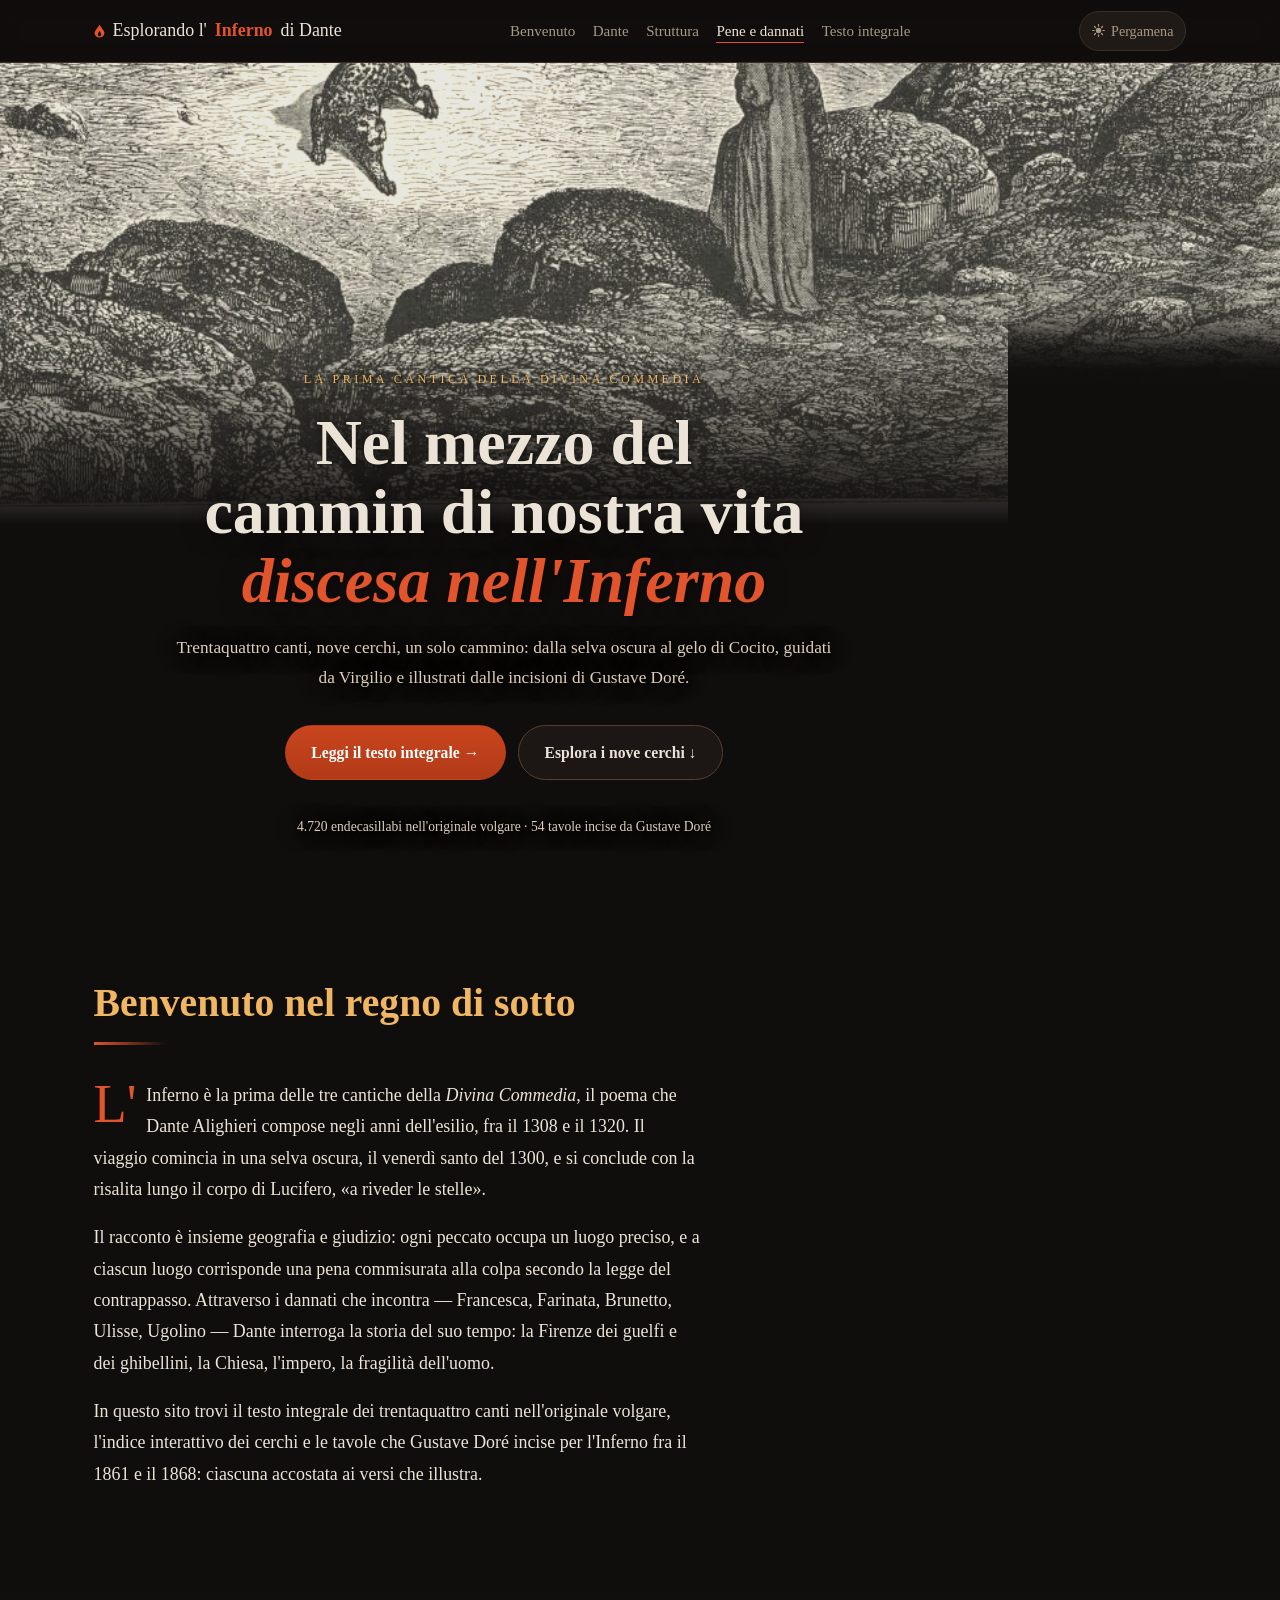
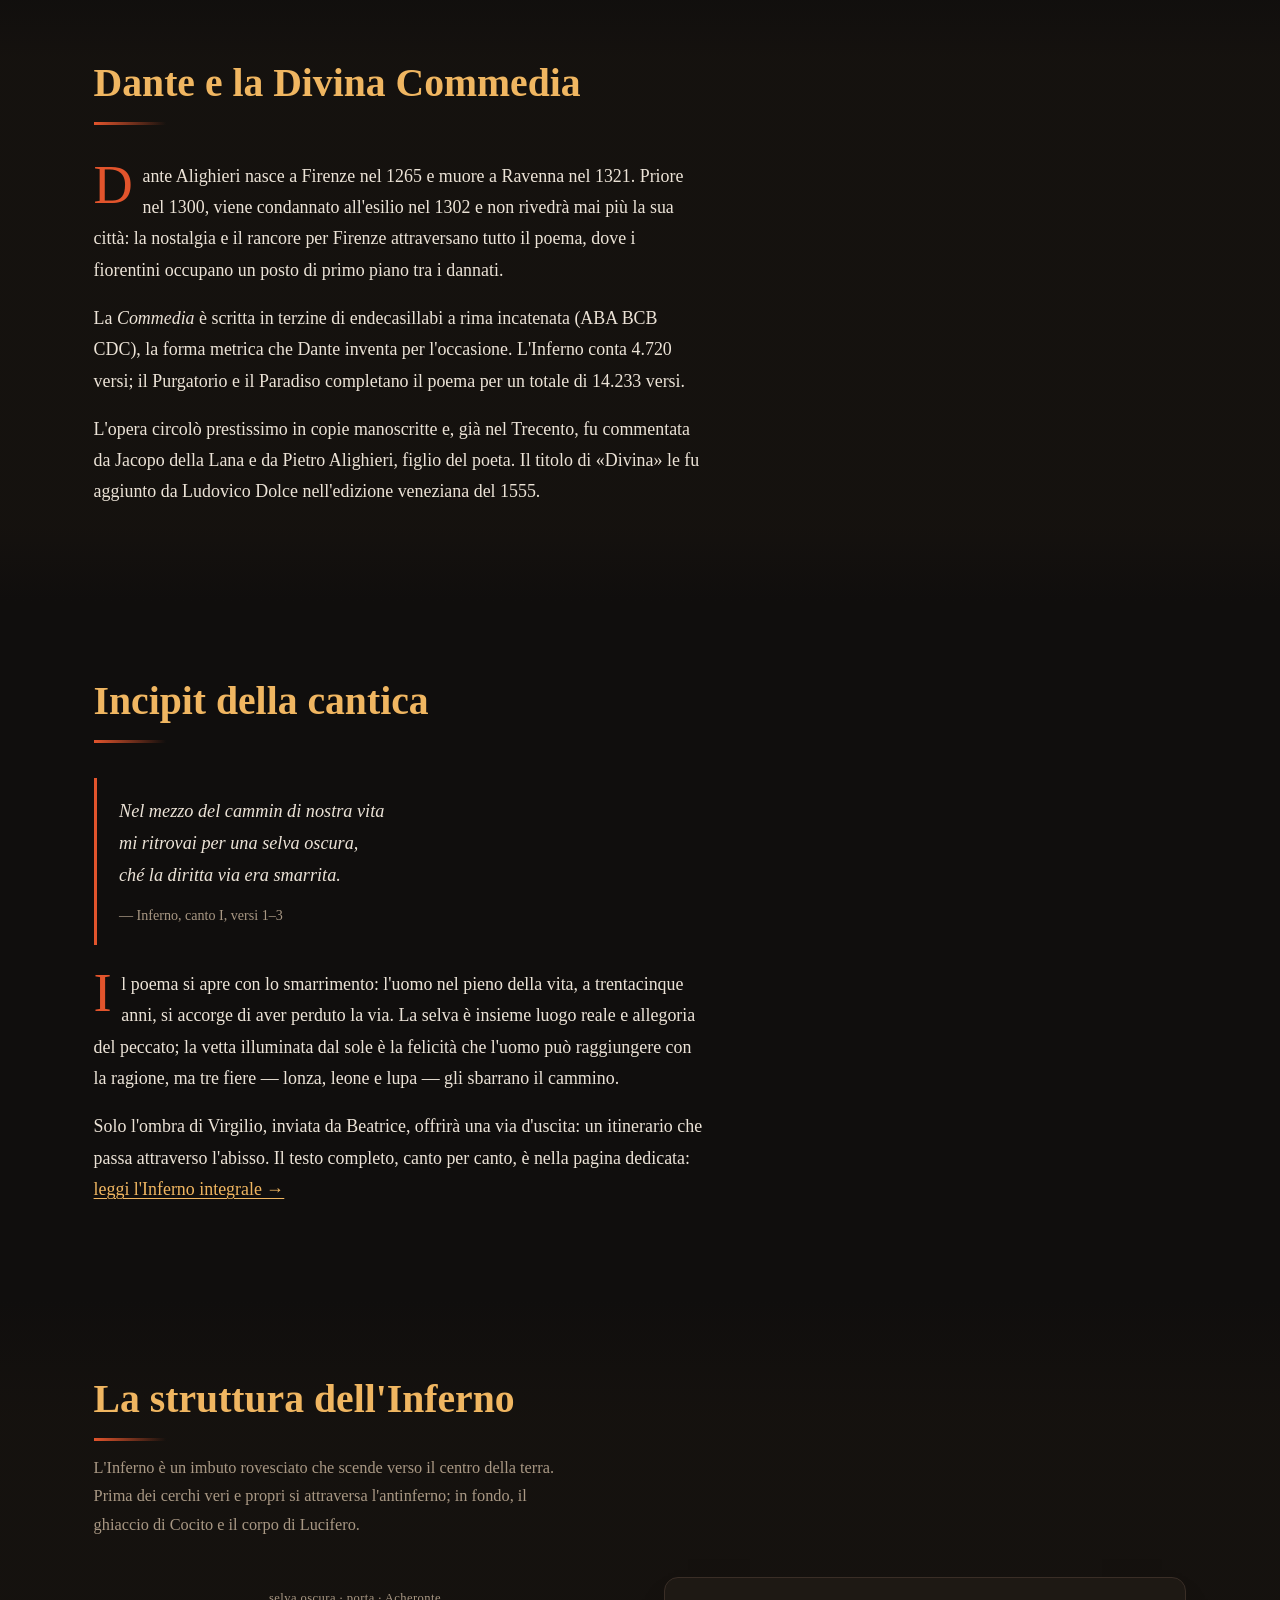
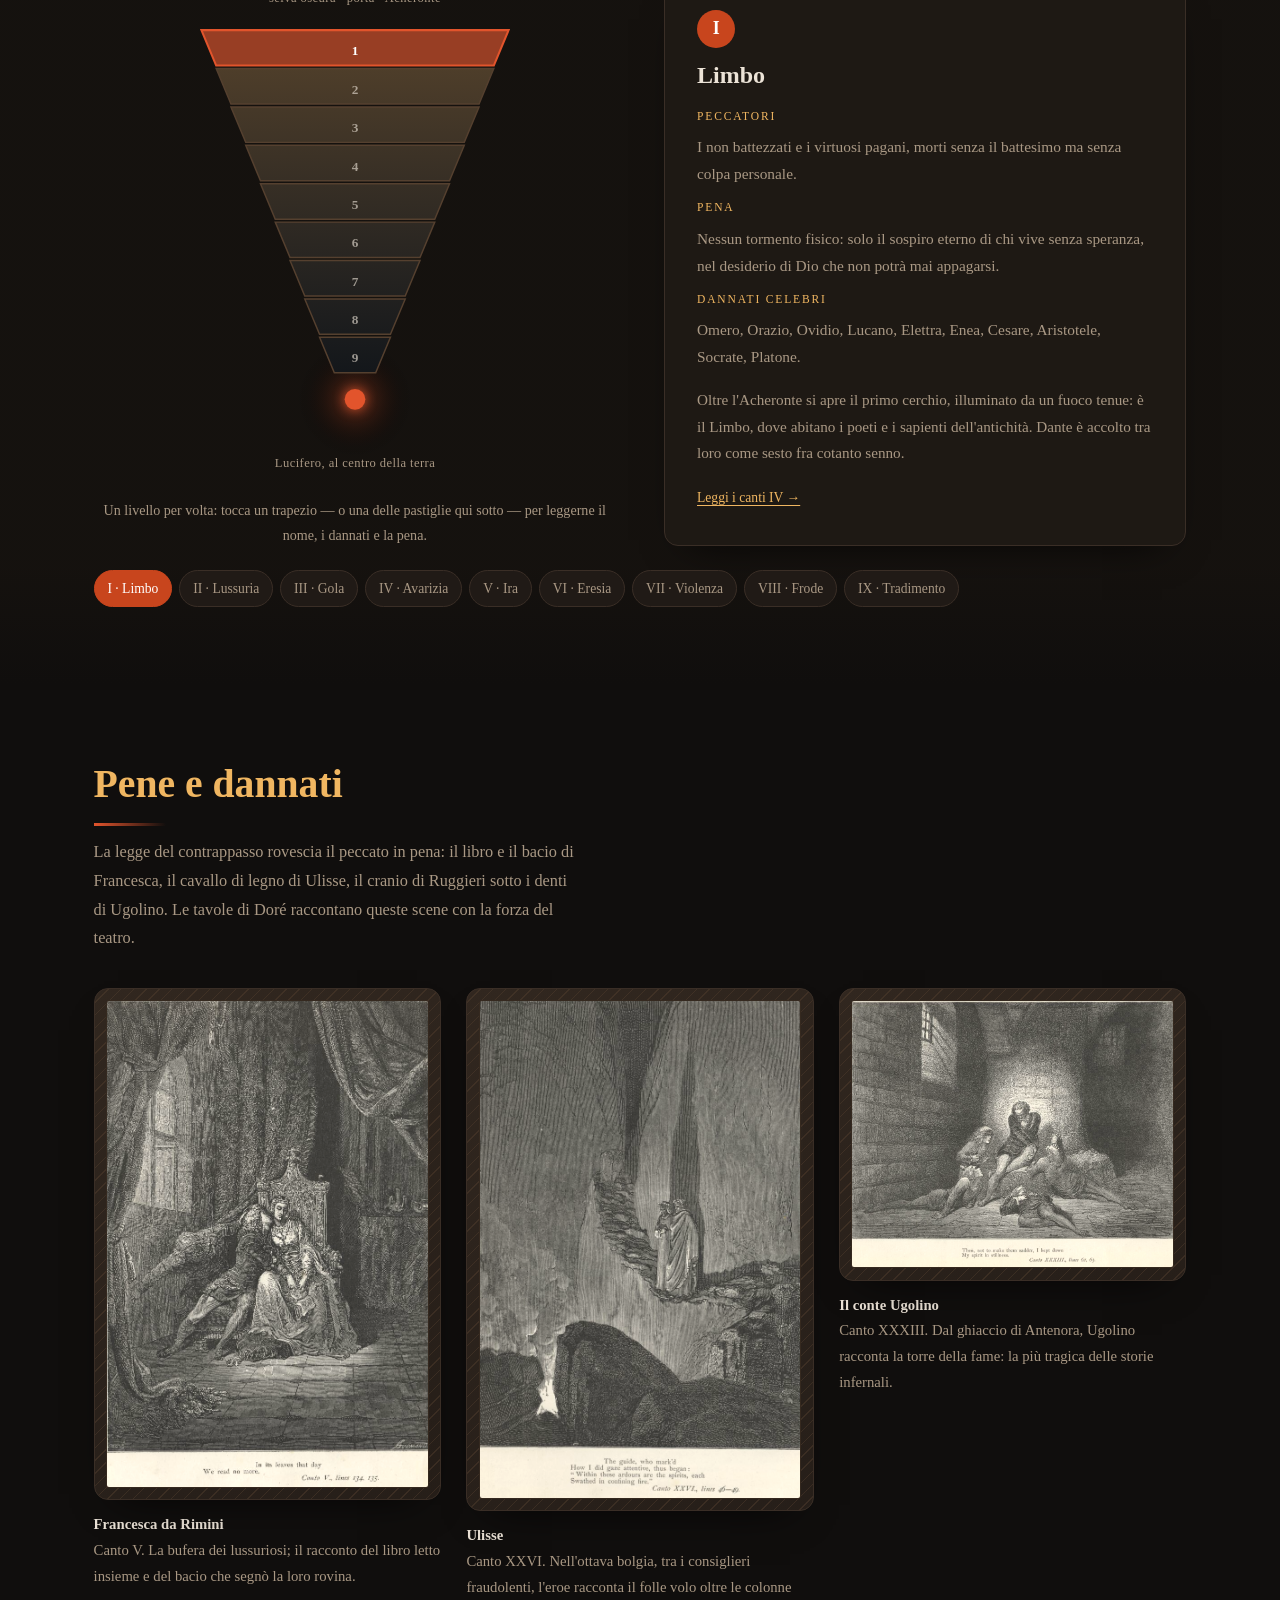
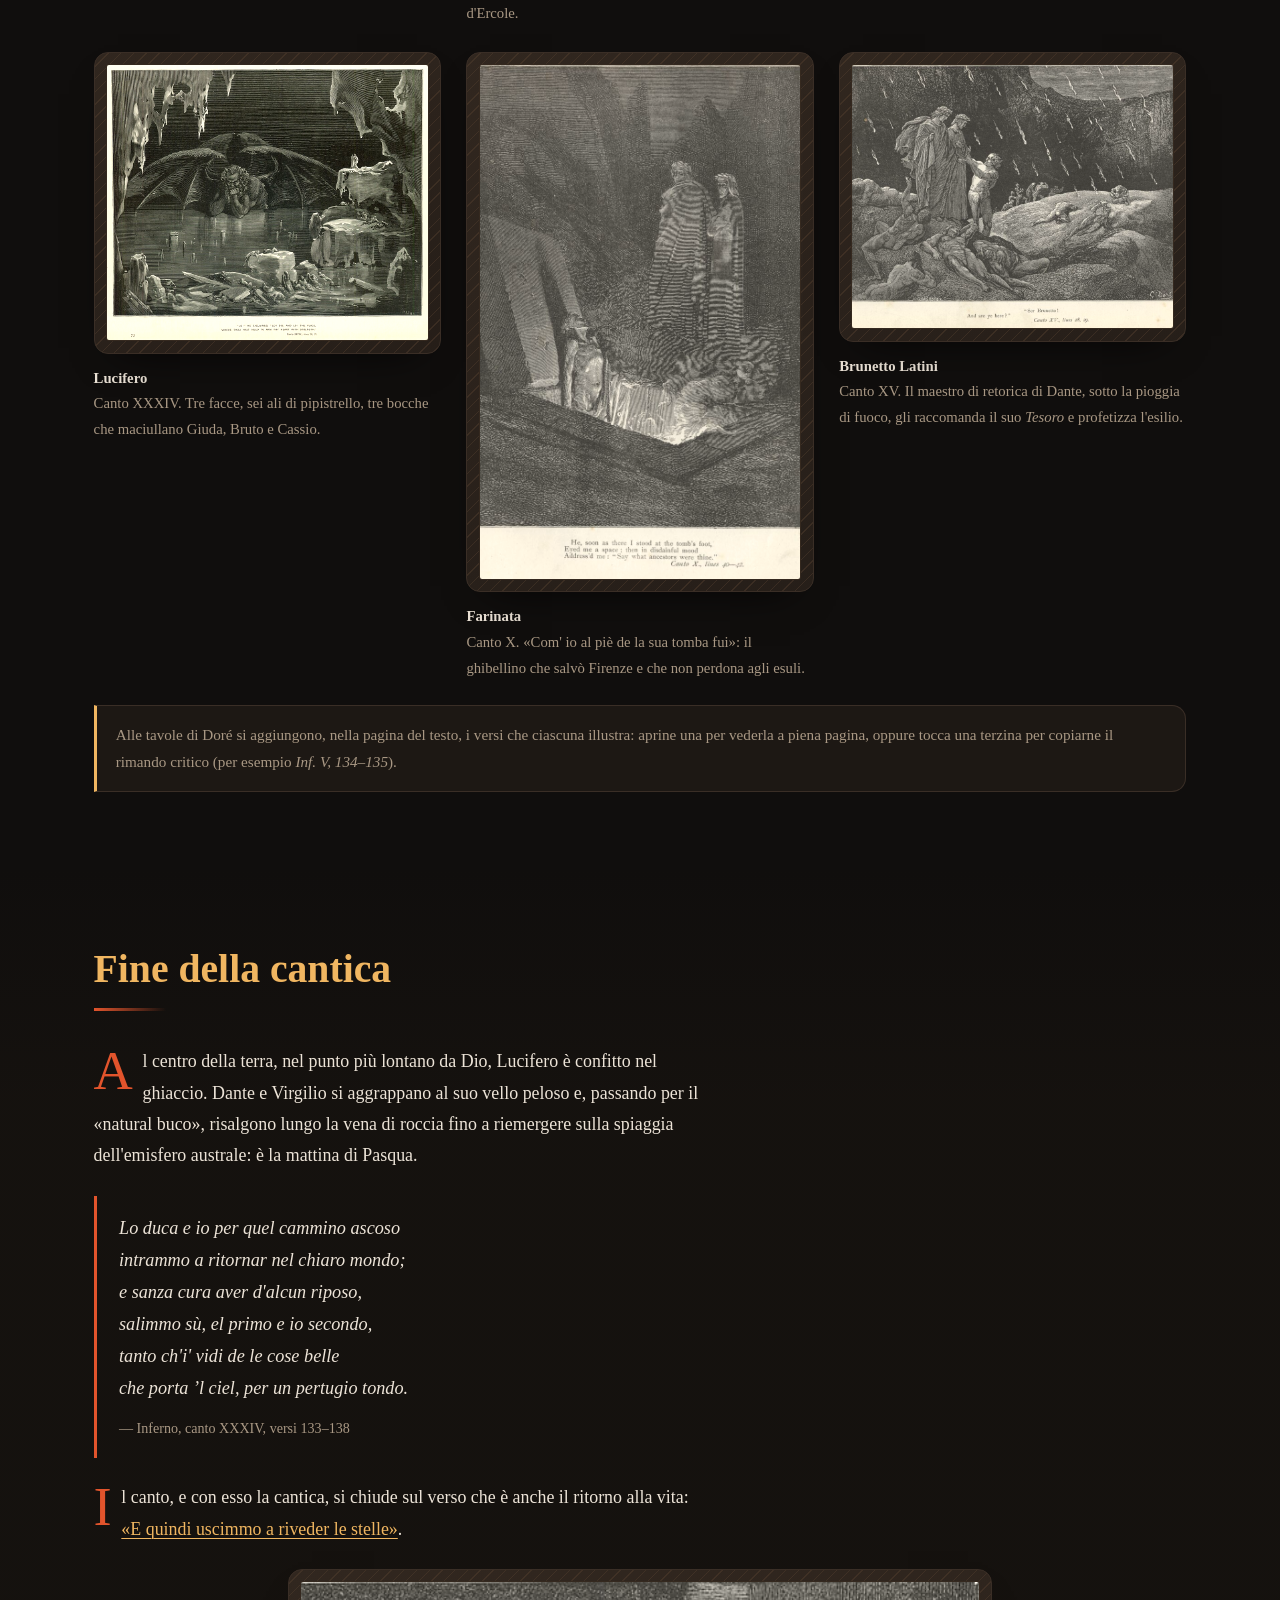
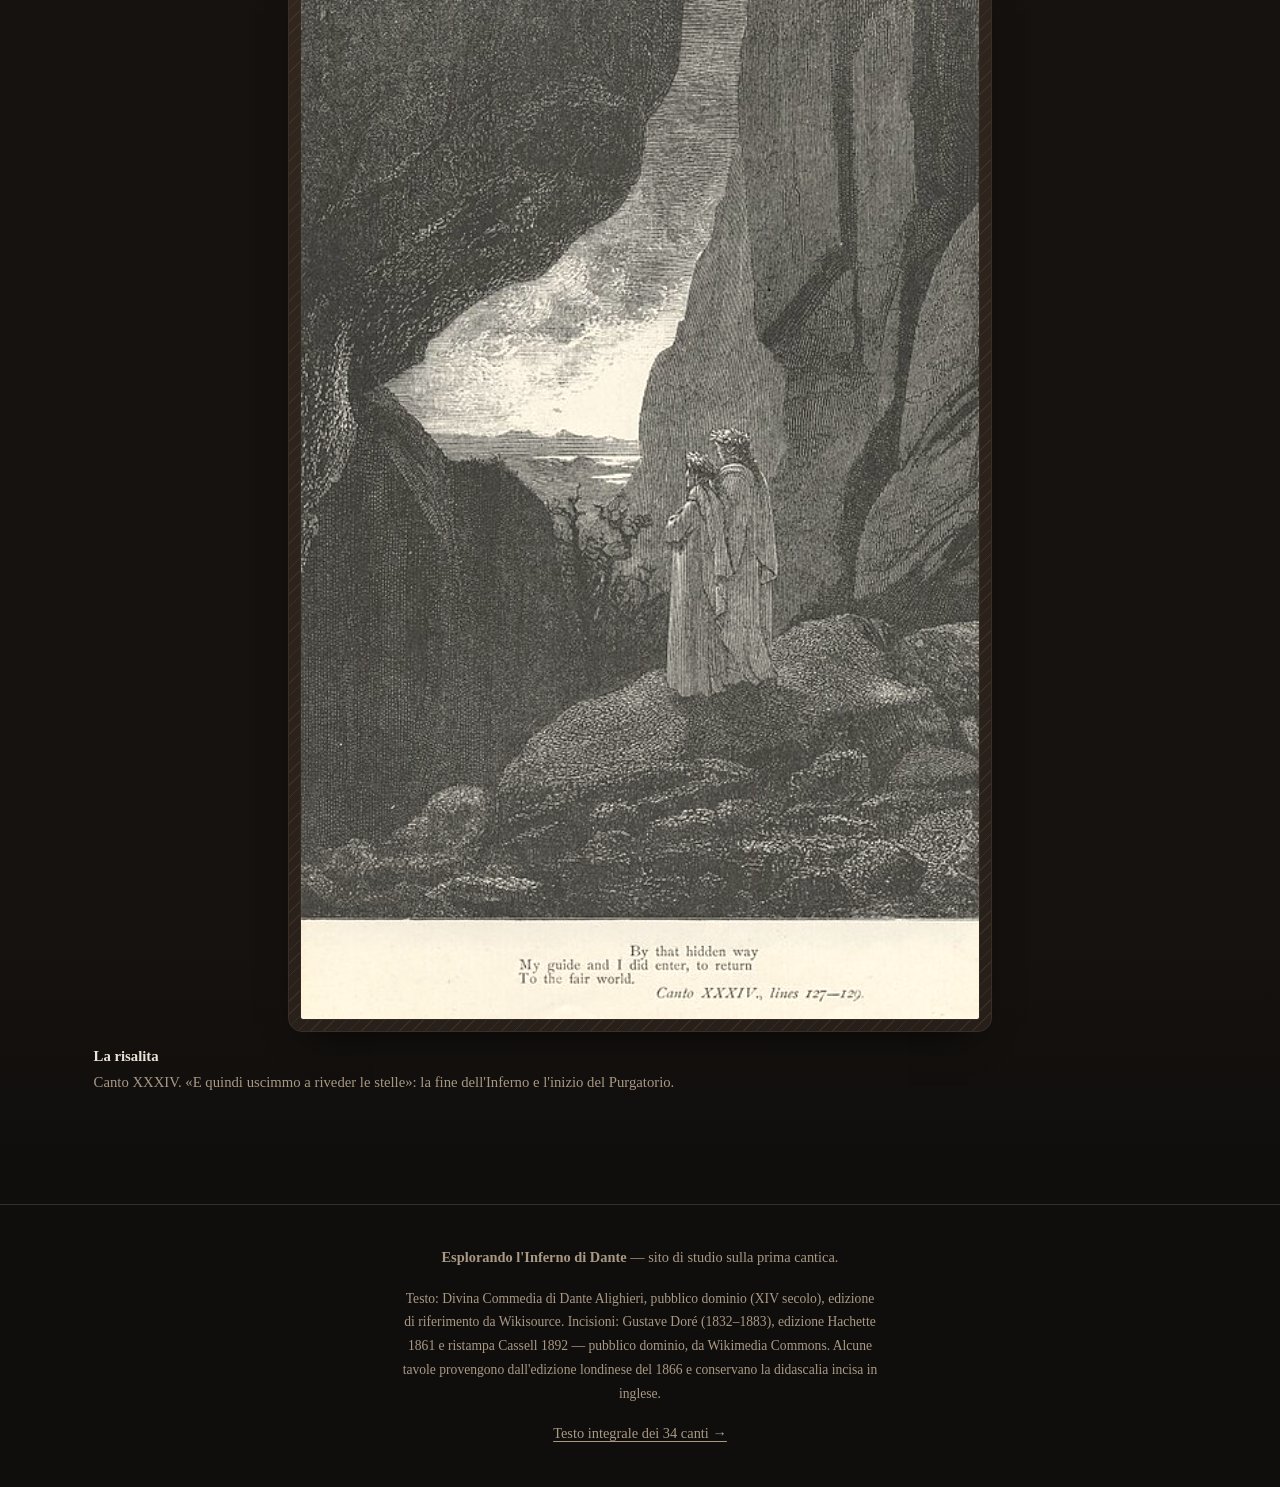
<file: index.html>
<!DOCTYPE html>
<html lang="it" data-tema="notte">
<head>
    <meta charset="UTF-8">
    <meta name="viewport" content="width=device-width, initial-scale=1.0">
    <meta name="description" content="Viaggio guidato nell'Inferno della Divina Commedia di Dante Alighieri: la struttura dei nove cerchi, le pene, i dannati più celebri e le tavole incise da Gustave Doré.">
    <meta name="theme-color" content="#100e0d">
    <meta name="color-scheme" content="dark light">
    <title>Esplorando l'Inferno di Dante</title>
    <meta property="og:type" content="website">
    <meta property="og:locale" content="it_IT">
    <meta property="og:site_name" content="Esplorando l'Inferno di Dante">
    <meta property="og:title" content="Esplorando l'Inferno di Dante">
    <meta property="og:description" content="Viaggio guidato nell'Inferno della Divina Commedia: i nove cerchi, le pene, i dannati più celebri e le tavole incise da Gustave Doré.">
    <meta property="og:image" content="https://broctrl.github.io/dansdantis/assets/dore/canto-01-1.jpg">
    <meta property="og:image:width" content="977">
    <meta property="og:image:height" content="828">
    <meta property="og:image:alt" content="Incisione di Gustave Doré per il canto I dell'Inferno.">
    <meta property="og:url" content="https://broctrl.github.io/dansdantis/">
    <meta name="twitter:card" content="summary_large_image">
    <link rel="canonical" href="https://broctrl.github.io/dansdantis/">
    <link rel="icon" href="assets/favicon.svg" type="image/svg+xml">
    <!-- iOS non legge le icone vettoriali: qui ne serve una raster. Safari,
         che le legge, usa la stessa per la scheda fissata. -->
    <link rel="apple-touch-icon" href="assets/apple-touch-icon.png">
    <link rel="mask-icon" href="assets/favicon.svg" color="#e2542c">
    <script>
        /* Il tema scelto è applicato prima del primo disegno: senza questo
           script la pagina comparirebbe notturna e poi cambierebbe tinta. */
        (function () {
            try {
                var tema = localStorage.getItem("inferno-tema");
                if (tema === "chiaro" || tema === "notte") {
                    document.documentElement.dataset.tema = tema;
                }
            } catch (e) { /* memoria locale negata: resta il tema predefinito */ }
        })();
    </script>
    <link rel="stylesheet" href="assets/site.css?v=d1e0f5ac">
    <script type="application/ld+json">
        {
            "@context": "https://schema.org",
            "@type": "WebSite",
            "name": "Esplorando l'Inferno di Dante",
            "inLanguage": "it",
            "description": "Viaggio guidato nell'Inferno della Divina Commedia: i nove cerchi, le pene, i dannati più celebri e le tavole incise da Gustave Doré.",
            "about": {
                "@type": "Book",
                "name": "Inferno",
                "alternateName": "La Divina Commedia — Inferno",
                "author": { "@type": "Person", "name": "Dante Alighieri" },
                "illustrator": { "@type": "Person", "name": "Gustave Doré" },
                "inLanguage": "it",
                "isAccessibleForFree": true
            }
        }
    </script>
</head>
<body>

<div id="progresso" aria-hidden="true"></div>
<a class="salta-al-contenuto" href="#benvenuto">Salta al contenuto</a>

<header class="site-header">
    <div class="container header-inner">
        <a href="index.html" class="logo">
            <span class="logo-fiamma" aria-hidden="true"></span>
            <span class="logo-lungo">Esplorando l'</span><strong>Inferno</strong> di Dante
        </a>
        <nav aria-label="Navigazione principale">
            <ul class="nav-links">
                <li><a href="#benvenuto">Benvenuto</a></li>
                <li><a href="#dante">Dante</a></li>
                <li><a href="#struttura">Struttura</a></li>
                <li><a href="#pene">Pene e dannati</a></li>
                <li><a href="inferno.html">Testo integrale</a></li>
            </ul>
        </nav>
        <div class="comandi">
            <button type="button" class="controllo" data-azione="tema" aria-pressed="false">
                <span class="icona-tema icona-sole" aria-hidden="true"></span>
                <span class="icona-tema icona-luna" aria-hidden="true"></span>
                <span data-etichetta-tema>Pergamena</span>
            </button>
        </div>
    </div>
</header>

<main>

    <!-- Copertina -->
    <section id="copertina" class="copertina" data-scheletro>
        <img class="copertina-sfondo" src="assets/dore/canto-01-1.jpg" alt="" aria-hidden="true"
             width="977" height="828" decoding="async" fetchpriority="high">
        <div class="container copertina-interna">
            <p class="occhiello">La prima cantica della Divina Commedia</p>
            <h1>Nel mezzo del cammin di nostra vita<em>discesa nell'Inferno</em></h1>
            <p class="copertina-sommario">
                Trentaquattro canti, nove cerchi, un solo cammino: dalla selva oscura al gelo di
                Cocito, guidati da Virgilio e illustrati dalle incisioni di Gustave Doré.
            </p>
            <div class="azioni">
                <a class="btn btn-primo" href="inferno.html">Leggi il testo integrale →</a>
                <a class="btn btn-secondo" href="#struttura">Esplora i nove cerchi ↓</a>
            </div>
            <p class="copertina-nota">
                4.720 endecasillabi nell'originale volgare · 54 tavole incise da Gustave Doré
            </p>
        </div>
    </section>

    <!-- Benvenuto -->
    <section id="benvenuto" class="sezione">
        <div class="container">
            <div class="sezione-testa">
                <h2>Benvenuto nel regno di sotto</h2>
            </div>
            <div class="prosa">
                <p>
                    L'Inferno è la prima delle tre cantiche della <em>Divina Commedia</em>, il poema che
                    Dante Alighieri compose negli anni dell'esilio, fra il 1308 e il 1320. Il viaggio
                    comincia in una selva oscura, il venerdì santo del 1300, e si conclude con la risalita
                    lungo il corpo di Lucifero, «a riveder le stelle».
                </p>
                <p>
                    Il racconto è insieme geografia e giudizio: ogni peccato occupa un luogo preciso, e a
                    ciascun luogo corrisponde una pena commisurata alla colpa secondo la legge del
                    contrappasso. Attraverso i dannati che incontra — Francesca, Farinata, Brunetto,
                    Ulisse, Ugolino — Dante interroga la storia del suo tempo: la Firenze dei guelfi e dei
                    ghibellini, la Chiesa, l'impero, la fragilità dell'uomo.
                </p>
                <p>
                    In questo sito trovi il testo integrale dei trentaquattro canti nell'originale volgare,
                    l'indice interattivo dei cerchi e le tavole che Gustave Doré incise per l'Inferno fra il
                    1861 e il 1868: ciascuna accostata ai versi che illustra.
                </p>
            </div>
        </div>
    </section>

    <!-- Dante e la Divina Commedia -->
    <section id="dante" class="sezione sezione-alternata">
        <div class="container">
            <div class="sezione-testa">
                <h2>Dante e la Divina Commedia</h2>
            </div>
            <div class="prosa">
                <p>
                    Dante Alighieri nasce a Firenze nel 1265 e muore a Ravenna nel 1321. Priore nel 1300,
                    viene condannato all'esilio nel 1302 e non rivedrà mai più la sua città: la nostalgia e
                    il rancore per Firenze attraversano tutto il poema, dove i fiorentini occupano un posto
                    di primo piano tra i dannati.
                </p>
                <p>
                    La <em>Commedia</em> è scritta in terzine di endecasillabi a rima incatenata (ABA BCB CDC),
                    la forma metrica che Dante inventa per l'occasione. L'Inferno conta 4.720 versi; il
                    Purgatorio e il Paradiso completano il poema per un totale di 14.233 versi.
                </p>
                <p>
                    L'opera circolò prestissimo in copie manoscritte e, già nel Trecento, fu commentata da
                    Jacopo della Lana e da Pietro Alighieri, figlio del poeta. Il titolo di «Divina» le fu
                    aggiunto da Ludovico Dolce nell'edizione veneziana del 1555.
                </p>
            </div>
        </div>
    </section>

    <!-- Incipit -->
    <section id="incipit" class="sezione">
        <div class="container">
            <div class="sezione-testa">
                <h2>Incipit della cantica</h2>
            </div>
            <blockquote class="citazione">
                <p>
                    Nel mezzo del cammin di nostra vita<br>
                    mi ritrovai per una selva oscura,<br>
                    ché la diritta via era smarrita.
                </p>
                <cite>— Inferno, canto I, versi 1–3</cite>
            </blockquote>
            <div class="prosa">
                <p>
                    Il poema si apre con lo smarrimento: l'uomo nel pieno della vita, a trentacinque anni,
                    si accorge di aver perduto la via. La selva è insieme luogo reale e allegoria del
                    peccato; la vetta illuminata dal sole è la felicità che l'uomo può raggiungere con la
                    ragione, ma tre fiere — lonza, leone e lupa — gli sbarrano il cammino.
                </p>
                <p>
                    Solo l'ombra di Virgilio, inviata da Beatrice, offrirà una via d'uscita: un itinerario
                    che passa attraverso l'abisso. Il testo completo, canto per canto, è nella pagina
                    dedicata: <a href="inferno.html">leggi l'Inferno integrale →</a>
                </p>
            </div>
        </div>
    </section>

    <!-- Struttura geografica: mappa interattiva -->
    <section id="struttura" class="sezione sezione-alternata">
        <div class="container">
            <div class="sezione-testa">
                <h2>La struttura dell'Inferno</h2>
                <p class="sezione-sommario">
                    L'Inferno è un imbuto rovesciato che scende verso il centro della terra. Prima dei
                    cerchi veri e propri si attraversa l'antinferno; in fondo, il ghiaccio di Cocito e
                    il corpo di Lucifero.
                </p>
            </div>

            <div class="mappa">
                <div class="mappa-disegno">
                    <svg viewBox="0 0 260 344" role="group" aria-label="Sezione dell'imbuto dell'Inferno, dal primo cerchio al nono">
                        <defs>
                            <!-- Una sola sfumatura per tutto l'imbuto, in coordinate
                                 assolute: ogni livello pesca la sua parte, così il
                                 disegno si fa più cupo scendendo. -->
                            <linearGradient id="imbuto-cupo" gradientUnits="userSpaceOnUse" x1="0" y1="38" x2="0" y2="270">
                                <stop offset="0" class="imbuto-alto"></stop>
                                <stop offset="1" class="imbuto-fondo"></stop>
                            </linearGradient>
                            <radialGradient id="imbuto-centro" gradientUnits="userSpaceOnUse" cx="130" cy="288" r="40">
                                <stop offset="0" class="centro-alto"></stop>
                                <stop offset="1" class="centro-fondo"></stop>
                            </radialGradient>
                        </defs>
                        <circle class="mappa-alone" cx="130" cy="288" r="40"></circle>
                        <g class="cerchio" data-cerchio="0">
                            <polygon class="anello" points="26,38 234,38 224,62 36,62"></polygon>
                            <text class="mappa-numero" x="130" y="53">1</text>
                        </g>
                        <g class="cerchio" data-cerchio="1">
                            <polygon class="anello" points="36,64 224,64 214,88 46,88"></polygon>
                            <text class="mappa-numero" x="130" y="79">2</text>
                        </g>
                        <g class="cerchio" data-cerchio="2">
                            <polygon class="anello" points="46,90 214,90 204,114 56,114"></polygon>
                            <text class="mappa-numero" x="130" y="105">3</text>
                        </g>
                        <g class="cerchio" data-cerchio="3">
                            <polygon class="anello" points="56,116 204,116 194,140 66,140"></polygon>
                            <text class="mappa-numero" x="130" y="131">4</text>
                        </g>
                        <g class="cerchio" data-cerchio="4">
                            <polygon class="anello" points="66,142 194,142 184,166 76,166"></polygon>
                            <text class="mappa-numero" x="130" y="157">5</text>
                        </g>
                        <g class="cerchio" data-cerchio="5">
                            <polygon class="anello" points="76,168 184,168 174,192 86,192"></polygon>
                            <text class="mappa-numero" x="130" y="183">6</text>
                        </g>
                        <g class="cerchio" data-cerchio="6">
                            <polygon class="anello" points="86,194 174,194 164,218 96,218"></polygon>
                            <text class="mappa-numero" x="130" y="209">7</text>
                        </g>
                        <g class="cerchio" data-cerchio="7">
                            <polygon class="anello" points="96,220 164,220 154,244 106,244"></polygon>
                            <text class="mappa-numero" x="130" y="235">8</text>
                        </g>
                        <g class="cerchio" data-cerchio="8">
                            <polygon class="anello" points="106,246 154,246 144,270 116,270"></polygon>
                            <text class="mappa-numero" x="130" y="261">9</text>
                        </g>
                        <circle class="mappa-centro" cx="130" cy="288" r="7"></circle>
                        <text class="mappa-etichetta" x="130" y="19">selva oscura · porta · Acheronte</text>
                        <text class="mappa-etichetta" x="130" y="334">Lucifero, al centro della terra</text>
                    </svg>
                    <p class="mappa-nota">
                        Un livello per volta: tocca un trapezio — o una delle pastiglie qui sotto —
                        per leggerne il nome, i dannati e la pena.
                    </p>
                </div>

                <div class="mappa-scheda" id="scheda-cerchio" data-scheda-cerchio>
                    <span class="scheda-numero" data-scheda-numero>1</span>
                    <h3 data-scheda-nome>Limbo</h3>
                    <noscript>
                        <p class="scheda-avviso">
                            Con JavaScript attivo, toccando un livello dell'imbuto compaiono qui i
                            peccatori, la pena e i dannati che lo abitano. Senza, i nove cerchi
                            restano comunque leggibili nell'elenco che segue.
                        </p>
                    </noscript>
                    <dl data-scheda-campo hidden>
                        <dt>Peccatori</dt>
                        <dd data-scheda-peccatori>—</dd>
                        <dt>Pena</dt>
                        <dd data-scheda-pena>—</dd>
                        <dt>Dannati celebri</dt>
                        <dd data-scheda-dannati>—</dd>
                    </dl>
                    <p data-scheda-campo data-scheda-testo hidden>—</p>
                    <a class="tavola-rimando" data-scheda-campo data-scheda-canti href="inferno.html#canto-4" hidden>—</a>
                </div>
            </div>

            <ul class="elenco-cerchi" aria-label="Scegli un cerchio">
                <li><button type="button" data-scelta-cerchio="0" aria-pressed="true">I · Limbo</button></li>
                <li><button type="button" data-scelta-cerchio="1" aria-pressed="false">II · Lussuria</button></li>
                <li><button type="button" data-scelta-cerchio="2" aria-pressed="false">III · Gola</button></li>
                <li><button type="button" data-scelta-cerchio="3" aria-pressed="false">IV · Avarizia</button></li>
                <li><button type="button" data-scelta-cerchio="4" aria-pressed="false">V · Ira</button></li>
                <li><button type="button" data-scelta-cerchio="5" aria-pressed="false">VI · Eresia</button></li>
                <li><button type="button" data-scelta-cerchio="6" aria-pressed="false">VII · Violenza</button></li>
                <li><button type="button" data-scelta-cerchio="7" aria-pressed="false">VIII · Frode</button></li>
                <li><button type="button" data-scelta-cerchio="8" aria-pressed="false">IX · Tradimento</button></li>
            </ul>

            <script type="application/json" data-dati-cerchi>
            [
              {
                "numero": "I",
                "nome": "Limbo",
                "peccatori": "I non battezzati e i virtuosi pagani, morti senza il battesimo ma senza colpa personale.",
                "pena": "Nessun tormento fisico: solo il sospiro eterno di chi vive senza speranza, nel desiderio di Dio che non potrà mai appagarsi.",
                "dannati": "Omero, Orazio, Ovidio, Lucano, Elettra, Enea, Cesare, Aristotele, Socrate, Platone.",
                "testo": "Oltre l'Acheronte si apre il primo cerchio, illuminato da un fuoco tenue: è il Limbo, dove abitano i poeti e i sapienti dell'antichità. Dante è accolto tra loro come sesto fra cotanto senno.",
                "canti": "IV",
                "cantoIniziale": 4
              },
              {
                "numero": "II",
                "nome": "Lussuria",
                "peccatori": "I peccatori carnali, che sottoposero la ragione all'istinto.",
                "pena": "Travolti senza posa dalla bufera infernale, che li sbatte e li percuote come il vento della passione.",
                "dannati": "Semiramide, Didone, Cleopatra, Elena, Achille, Paride, Tristano, Paolo e Francesca.",
                "testo": "Minosse, con la coda avvolta intorno al corpo, assegna a ciascuno il suo cerchio. Qui la tempesta non si ferma mai; nel mezzo della bufera Dante ascolta il racconto di Francesca da Rimini, e per la pietà cade come corpo morto.",
                "canti": "V",
                "cantoIniziale": 5
              },
              {
                "numero": "III",
                "nome": "Gola",
                "peccatori": "I golosi, che fecero della gola il centro della loro vita.",
                "pena": "Distesi in terra sotto una pioggia greve di acqua fetida e grandine, nel fango, straziati da Cerbero.",
                "dannati": "Ciacco, il fiorentino che profetizza le discordie di Firenze.",
                "testo": "Cerbero, il cane a tre gole, graffia e scuoia le anime; Virgilio lo calma gettandogli una manciata di terra. È il canto politico per eccellenza: Ciacco parla della lotta tra bianchi e neri, della superbia, dell'invidia e dell'avarizia dei fiorentini.",
                "canti": "VI",
                "cantoIniziale": 6
              },
              {
                "numero": "IV",
                "nome": "Avarizia e prodigalità",
                "peccatori": "Gli avari e i prodighi, che non conobbero misura nell'uso dei beni.",
                "pena": "Si spingono l'uno contro l'altro enormi pesi con la forza del petto, insultandosi: «Perché tieni?» e «Perché burli?».",
                "dannati": "Nessun nome: solo la massa anonima degli avari e dei prodighi, e la Fortuna che «volve sua spera».",
                "testo": "Il cerchio è guardato da Pluto, che Virgilio zittisce con una battuta. Nel quarto cerchio Dante incontra anche la dottrina della Fortuna, ministra di Dio, che distribuisce e toglie i beni del mondo senza che gli uomini possano opporvisi.",
                "canti": "VII",
                "cantoIniziale": 7
              },
              {
                "numero": "V",
                "nome": "Ira e accidia",
                "peccatori": "Gli iracondi e gli accidiosi: i primi si percuotono nella palude Stigia, i secondi gorgogliano sotto il fango.",
                "pena": "Immersi nella palude Stigia: gli iracondi si sbranano tra loro, gli accidiosi restano sommersi nel fango e possono parlare solo con un gorgoglio.",
                "dannati": "Filippo Argenti, il fiorentino superbo che Dante respinge senza pietà.",
                "testo": "Flegiàs traghetta i due poeti sulla palude Stigia, fino alle mura della città di Dite. Sulla riva si affacciano i diavoli, che chiudono le porte: il viaggio verso il male più grave comincia con un ostacolo.",
                "canti": "VII–VIII",
                "cantoIniziale": 8
              },
              {
                "numero": "VI",
                "nome": "Eresia",
                "peccatori": "Gli eretici, e fra loro gli epicurei che dissero morta l'anima con il corpo.",
                "pena": "Chiusi in tombe infocate, aperte e ardenti, dalla città di Dite in poi.",
                "dannati": "Farinata degli Uberti, Cavalcante de' Cavalcanti, l'imperatore Federico II, papa Anastasio II.",
                "testo": "Dentro le mura di Dite le tombe bruciano in eterno. Farinata, ghibellino fiero e magnanimo, si leva dal sepolcro e parla a Dante di Firenze e della sua vendetta; Cavalcante gli chiede del figlio Guido. Qui si spiega perché i dannati vedano il futuro ma non il presente.",
                "canti": "IX–XI",
                "cantoIniziale": 9
              },
              {
                "numero": "VII",
                "nome": "Violenza",
                "peccatori": "I violenti contro il prossimo, contro se stessi e contro Dio, la natura e l'arte.",
                "pena": "Nel Flegetonte i tiranni sono immersi nel sangue caldo, saettati dai centauri; nel bosco dei suicidi le anime sono alberi straziati dalle Arpie; sul sabbione infuocato cade una pioggia di fuoco.",
                "dannati": "Pier delle Vigne, Capaneo, Brunetto Latini, Iacopo Rusticucci, Guido Guerra, Tegghiaio Aldobrandi.",
                "testo": "Il settimo cerchio è tripartito: il fiume di sangue bollente, il bosco dei suicidi (dove chi si uccise si è trasformato in pianta) e il sabbione dove i violenti contro Dio bestemmiano, i sodomiti camminano e gli usurai siedono. Sullo sfondo emerge Gerione, la frode.",
                "canti": "XII–XVII",
                "cantoIniziale": 12
              },
              {
                "numero": "VIII",
                "nome": "Frode",
                "peccatori": "I fraudolenti: chi ingannò chi non si fida, secondo dieci forme diverse di frode.",
                "pena": "Dieci bolge scavate nella pietra: pece bollente, cappe di piombo, serpenti, fiamme parlanti, squarci e malattie.",
                "dannati": "Ulisse e Diomede, Guido da Montefeltro, Maometto, Bertran de Born, Gianni Schicchi, maestro Adamo, Vanni Fucci, Caifàs.",
                "testo": "Malebolge è il regno dell'ingegno perverso: ruffiani e seduttori, adulatori, simoniaci, indovini, barattieri, ipocriti, ladri, consiglieri fraudolenti, seminatori di discordia, falsari. Qui si incontra anche il canto politico più duro, quello di Maometto, e il folle volo di Ulisse oltre le colonne d'Ercole.",
                "canti": "XVIII–XXX",
                "cantoIniziale": 18
              },
              {
                "numero": "IX",
                "nome": "Tradimento",
                "peccatori": "I traditori dei parenti, della patria, degli ospiti e dei benefattori.",
                "pena": "Conficcati nel ghiaccio del Cocito, in quattro zone: Caina, Antenora, Ptolomea e Giudecca.",
                "dannati": "Bocca degli Abati, il conte Ugolino e l'arcivescovo Ruggieri, Branca Doria, Giuda, Bruto e Cassio.",
                "testo": "Il pozzo dei giganti immette nel lago ghiacciato di Cocito, dove il freddo ha spento ogni calore. Al centro, confitto nella ghiaccia, Lucifero maciulla i tre traditori più gravi; risalendo lungo il suo corpo, Dante e Virgilio escono a riveder le stelle.",
                "canti": "XXXI–XXXIV",
                "cantoIniziale": 31
              }
            ]
            </script>
        </div>
    </section>

    <!-- Pene e dannati -->
    <section id="pene" class="sezione">
        <div class="container">
            <div class="sezione-testa">
                <h2>Pene e dannati</h2>
                <p class="sezione-sommario">
                    La legge del contrappasso rovescia il peccato in pena: il libro e il bacio di
                    Francesca, il cavallo di legno di Ulisse, il cranio di Ruggieri sotto i denti di
                    Ugolino. Le tavole di Doré raccontano queste scene con la forza del teatro.
                </p>
            </div>

            <div class="tavole">
                <figure class="tavola da-comparire">
                    <button type="button" class="tavola-immagine" data-scheletro data-tavola
                            data-didascalia="Paolo e Francesca: il libro di Lancillotto, il bacio, la rovina dei due cognati."
                            data-versi="Inferno, canto V, versi 133–135"
                            data-credito="Incisione di Gustave Doré, 1861 — pubblico dominio (Wikimedia Commons)">
                        <img src="assets/dore/canto-05-3.jpg" width="715" height="1083" loading="lazy" decoding="async"
                             alt="Incisione di Doré: Paolo e Francesca avvolti dalla bufera infernale">
                    </button>
                    <figcaption>
                        <strong>Francesca da Rimini</strong>
                        Canto V. La bufera dei lussuriosi; il racconto del libro letto insieme e del
                        bacio che segnò la loro rovina.
                    </figcaption>
                </figure>

                <figure class="tavola da-comparire">
                    <button type="button" class="tavola-immagine" data-scheletro data-tavola
                            data-didascalia="Le fiamme dei consiglieri fraudolenti; tra loro la fiamma di Ulisse e Diomede: «de’ remi facemmo ali al folle volo»."
                            data-versi="Inferno, canto XXVI, versi 46–51"
                            data-credito="Incisione di Gustave Doré, 1861 — pubblico dominio (Wikimedia Commons)">
                        <img src="assets/dore/canto-26-1.jpg" width="708" height="1097" loading="lazy" decoding="async"
                             alt="Incisione di Doré: Ulisse e Diomede dentro una fiamma nell'ottava bolgia">
                    </button>
                    <figcaption>
                        <strong>Ulisse</strong>
                        Canto XXVI. Nell'ottava bolgia, tra i consiglieri fraudolenti, l'eroe racconta
                        il folle volo oltre le colonne d'Ercole.
                    </figcaption>
                </figure>

                <figure class="tavola da-comparire">
                    <button type="button" class="tavola-immagine" data-scheletro data-tavola
                            data-didascalia="Nella torre della fame, i figli si offrono al padre: Ugolino tace e si rode dentro."
                            data-versi="Inferno, canto XXXIII, versi 61–63"
                            data-credito="Incisione di Gustave Doré, 1861 — pubblico dominio (Wikimedia Commons)">
                        <img src="assets/dore/canto-33-1.jpg" width="960" height="797" loading="lazy" decoding="async"
                             alt="Incisione di Doré: Ugolino addenta il cranio di Ruggieri nel ghiaccio">
                    </button>
                    <figcaption>
                        <strong>Il conte Ugolino</strong>
                        Canto XXXIII. Dal ghiaccio di Antenora, Ugolino racconta la torre della fame:
                        la più tragica delle storie infernali.
                    </figcaption>
                </figure>

                <figure class="tavola da-comparire">
                    <button type="button" class="tavola-immagine" data-scheletro data-tavola
                            data-didascalia="«Ecco Dite»: davanti a Dante e Virgilio si leva Lucifero, «lo imperador del doloroso regno»."
                            data-versi="Inferno, canto XXXIV, versi 19–21"
                            data-credito="Incisione di Gustave Doré, 1861 — pubblico dominio (Wikimedia Commons)">
                        <img src="assets/dore/canto-34-1.jpg" width="960" height="824" loading="lazy" decoding="async"
                             alt="Incisione di Doré: Lucifero gigantesco confitto nel ghiaccio di Cocito">
                    </button>
                    <figcaption>
                        <strong>Lucifero</strong>
                        Canto XXXIV. Tre facce, sei ali di pipistrello, tre bocche che maciullano Giuda,
                        Bruto e Cassio.
                    </figcaption>
                </figure>

                <figure class="tavola da-comparire">
                    <button type="button" class="tavola-immagine" data-scheletro data-tavola
                            data-didascalia="Farinata degli Uberti si leva dal sepolcro infuocato degli eretici: «Chi fuor li maggior tui?»."
                            data-versi="Inferno, canto X, versi 40–42"
                            data-credito="Incisione di Gustave Doré, 1861 — pubblico dominio (Wikimedia Commons)">
                        <img src="assets/dore/canto-10-1.jpg" width="700" height="1121" loading="lazy" decoding="async"
                             alt="Incisione di Doré: Farinata emerge da un sarcofago infuocato">
                    </button>
                    <figcaption>
                        <strong>Farinata</strong>
                        Canto X. «Com' io al piè de la sua tomba fui»: il ghibellino che salvò Firenze
                        e che non perdona agli esuli.
                    </figcaption>
                </figure>

                <figure class="tavola da-comparire">
                    <button type="button" class="tavola-immagine" data-scheletro data-tavola
                            data-didascalia="Brunetto Latini prende Dante per la veste, tra i sodomiti del sabbione: «Siete voi qui, ser Brunetto?»."
                            data-versi="Inferno, canto XV, versi 28–30"
                            data-credito="Incisione di Gustave Doré, 1861 — pubblico dominio (Wikimedia Commons)">
                        <img src="assets/dore/canto-15-1.jpg" width="960" height="788" loading="lazy" decoding="async"
                             alt="Incisione di Doré: Brunetto Latini afferra la veste di Dante">
                    </button>
                    <figcaption>
                        <strong>Brunetto Latini</strong>
                        Canto XV. Il maestro di retorica di Dante, sotto la pioggia di fuoco, gli
                        raccomanda il suo <em>Tesoro</em> e profetizza l'esilio.
                    </figcaption>
                </figure>
            </div>

            <p class="avviso">
                Alle tavole di Doré si aggiungono, nella pagina del testo, i versi che ciascuna illustra:
                aprine una per vederla a piena pagina, oppure tocca una terzina per copiarne il rimando
                critico (per esempio <em>Inf. V, 134–135</em>).
            </p>
        </div>
    </section>

    <!-- Fine della cantica -->
    <section id="fine" class="sezione sezione-alternata">
        <div class="container">
            <div class="sezione-testa">
                <h2>Fine della cantica</h2>
            </div>
            <div class="prosa">
                <p>
                    Al centro della terra, nel punto più lontano da Dio, Lucifero è confitto nel ghiaccio.
                    Dante e Virgilio si aggrappano al suo vello peloso e, passando per il «natural buco»,
                    risalgono lungo la vena di roccia fino a riemergere sulla spiaggia dell'emisfero
                    australe: è la mattina di Pasqua.
                </p>
            </div>
            <blockquote class="citazione">
                <p>
                    Lo duca e io per quel cammino ascoso<br>
                    intrammo a ritornar nel chiaro mondo;<br>
                    e sanza cura aver d'alcun riposo,
                </p>
                <p>
                    salimmo sù, el primo e io secondo,<br>
                    tanto ch'i' vidi de le cose belle<br>
                    che porta ’l ciel, per un pertugio tondo.
                </p>
                <cite>— Inferno, canto XXXIV, versi 133–138</cite>
            </blockquote>
            <div class="prosa">
                <p>
                    Il canto, e con esso la cantica, si chiude sul verso che è anche il ritorno alla vita:
                    <a href="inferno.html#canto-34">«E quindi uscimmo a riveder le stelle»</a>.
                </p>
            </div>

            <div class="tavole">
                <figure class="tavola tavola-in-evidenza da-comparire">
                    <button type="button" class="tavola-immagine" data-scheletro data-tavola
                            data-didascalia="Per un cammino ascoso, lungo il corpo di Lucifero, i due poeti risalgono verso il chiaro mondo."
                            data-versi="Inferno, canto XXXIV, versi 127–129"
                            data-credito="Incisione di Gustave Doré, 1861 — pubblico dominio (Wikimedia Commons)">
                        <img src="assets/dore/canto-34-2.jpg" width="500" height="765" loading="lazy" decoding="async"
                             alt="Incisione di Doré: Dante e Virgilio risalgono lungo il corpo di Lucifero">
                    </button>
                    <figcaption>
                        <strong>La risalita</strong>
                        Canto XXXIV. «E quindi uscimmo a riveder le stelle»: la fine dell'Inferno e
                        l'inizio del Purgatorio.
                    </figcaption>
                </figure>
            </div>
        </div>
    </section>

</main>

<footer class="site-footer">
    <div class="container footer-interno">
        <p><strong>Esplorando l'Inferno di Dante</strong> — sito di studio sulla prima cantica.</p>
        <p class="footer-fonte">
            Testo: Divina Commedia di Dante Alighieri, pubblico dominio (XIV secolo), edizione di
            riferimento da Wikisource. Incisioni: Gustave Doré (1832–1883), edizione Hachette 1861 e
            ristampa Cassell 1892 — pubblico dominio, da Wikimedia Commons. Alcune tavole provengono
            dall'edizione londinese del 1866 e conservano la didascalia incisa in inglese.
        </p>
        <p><a href="inferno.html">Testo integrale dei 34 canti →</a></p>
    </div>
</footer>

<button type="button" class="torna-su" aria-label="Torna all'inizio della pagina" title="Torna su"><span class="icona-freccia-su" aria-hidden="true"></span></button>

<script src="assets/site.js?v=d1e0f5ac"></script>
</body>
</html>
</file>
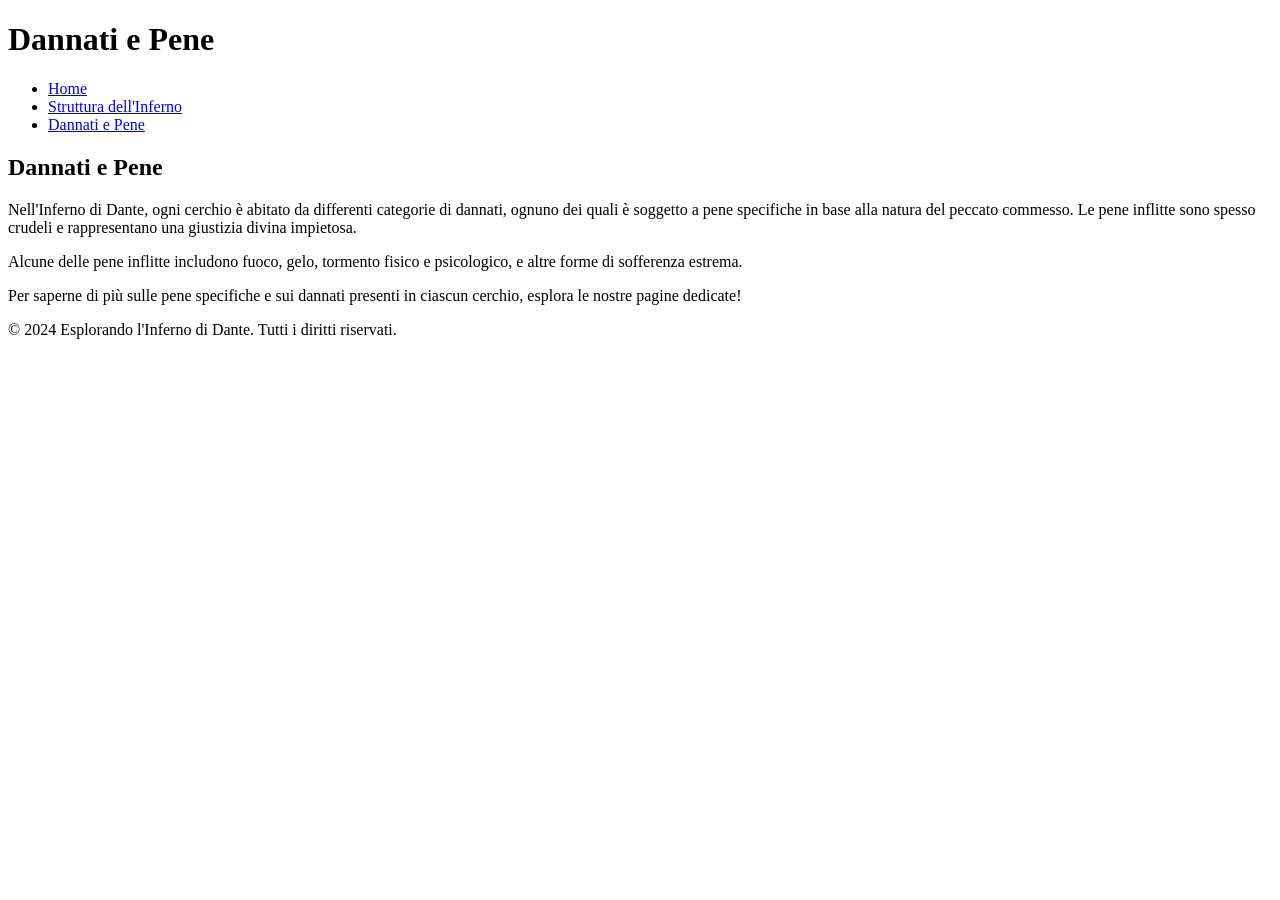
<file: dannati_pene.html>
<!DOCTYPE html>
<html lang="it">
<head>
    <meta charset="UTF-8">
    <meta name="viewport" content="width=device-width, initial-scale=1.0">
    <title>Dannati e Pene</title>
    <style>
        /* Stili CSS */
        /* Aggiungi i tuoi stili qui */
    </style>
</head>
<body>
    <header>
        <h1>Dannati e Pene</h1>
        <nav>
            <ul>
                <li><a href="index.html">Home</a></li>
                <li><a href="struttura_inferno.html">Struttura dell'Inferno</a></li>
                <li><a href="dannati_pene.html">Dannati e Pene</a></li>
            </ul>
        </nav>
    </header>
    
    <div class="container">
        <section class="section">
            <h2>Dannati e Pene</h2>
            <p>Nell'Inferno di Dante, ogni cerchio è abitato da differenti categorie di dannati, ognuno dei quali è soggetto a pene specifiche in base alla natura del peccato commesso. Le pene inflitte sono spesso crudeli e rappresentano una giustizia divina impietosa.</p>
            <p>Alcune delle pene inflitte includono fuoco, gelo, tormento fisico e psicologico, e altre forme di sofferenza estrema.</p>
            <p>Per saperne di più sulle pene specifiche e sui dannati presenti in ciascun cerchio, esplora le nostre pagine dedicate!</p>
        </section>
    </div>

    <footer>
        <p>© 2024 Esplorando l'Inferno di Dante. Tutti i diritti riservati.</p>
    </footer>
</body>
</html>
</file>
<file: assets/site.css>
/* ==========================================================================
   Esplorando l'Inferno di Dante — foglio di stile condiviso
   Tema notturno (predefinito) e tema pergamena, attivabile dall'utente.
   ========================================================================== */

:root {
    /* I due fondi, ciascuno con un nome: il passaggio di tema disegna il suo
       velo con la tinta del tema che sta per arrivare, e per chiederla al
       foglio non può aspettare che il tema sia già cambiato — `--bg` in quel
       momento è ancora quella vecchia. */
    --fondo-notte: #100e0d;
    --fondo-pergamena: #f3ece0;
    --bg: var(--fondo-notte);
    --bg-2: #17130f;
    --surface: #201a16;
    --surface-2: #2a221c;
    --border: #3a2e26;
    --border-forte: #55402f;
    --text: #ece3d7;
    --muted: #a99884;
    --accent: #e2542c;
    --accent-scuro: #b23a18;
    /* Due varianti dello stesso arancione, per i due mestieri che l'accento
       deve fare: stare sopra il fondo come testo leggibile, oppure fare da
       fondo a un testo bianco. L'arancione pieno non regge in nessuno dei
       due casi (4,1 e 3,8 di contrasto): con queste due si sta sopra il 4,5
       richiesto dalle linee guida. */
    --accent-testo: #ee6438;
    --accent-pieno: #c8451d;
    --oro: #f0b661;
    /* L'alone in fondo all'imbuto: sul fondo notturno è luce, su quello
       chiaro sarebbe una macchia, quindi lì si spegne quasi del tutto. */
    --alone: color-mix(in srgb, var(--accent) 42%, transparent);
    --ombra: 0 18px 40px -24px rgba(0, 0, 0, 0.9);
    /* Poco seppia e un filo di contrasto: le incisioni restano leggibili
       senza il velo che prima impastava i mezzi toni. */
    --tavola-filtro: sepia(0.08) contrast(1.09) brightness(1.02);
    /* Il testo scritto sopra l'incisione di copertina: più chiaro di quello
       normale, perché sotto non ha il fondo della pagina ma un disegno. La
       differenza non è un capriccio: su un mezzo tono il testo smorzato
       richiede un velo quasi pieno, questo si accontenta di due terzi. */
    --copertina-tenue: #ddcfba;
    /* Le icone sono sagome ritagliate da un tracciato, non emoji: l'emoji la
       disegna il sistema operativo (forma e colori diversi su ogni macchina,
       e sempre a colori) e non seguirebbe il tema. Così invece prendono il
       colore che si dà loro e sono identiche ovunque. */
    --icona-fiamma: url("data:image/svg+xml,%3Csvg xmlns='http://www.w3.org/2000/svg' viewBox='0 0 16 20'%3E%3Cpath fill='%23000' fill-rule='evenodd' d='M8 .6C9.5 4.3 12.2 6.1 13.6 9c1 2 1.6 3 1.6 3.4a7.2 7.2 0 0 1-14.4 0c0-.4.6-1.4 1.6-3.4C3.8 6.1 6.5 4.3 8 .6ZM8 9.6c1 2.4 2.4 3.4 2.4 5.8a2.4 2.4 0 0 1-4.8 0c0-2.4 1.4-3.4 2.4-5.8Z'/%3E%3C/svg%3E");
    --icona-sole: url("data:image/svg+xml,%3Csvg xmlns='http://www.w3.org/2000/svg' viewBox='0 0 16 16'%3E%3Ccircle cx='8' cy='8' r='3.3' fill='%23000'/%3E%3Cpath fill='none' stroke='%23000' stroke-width='1.5' stroke-linecap='round' d='M8 .9v1.7M8 13.4v1.7M.9 8h1.7M13.4 8h1.7M3.1 3.1l1.2 1.2M11.7 11.7l1.2 1.2M3.1 12.9l1.2-1.2M11.7 4.3l1.2-1.2'/%3E%3C/svg%3E");
    --icona-luna: url("data:image/svg+xml,%3Csvg xmlns='http://www.w3.org/2000/svg' viewBox='0 0 16 16'%3E%3Cpath fill='%23000' d='M9.4 1a6.5 6.5 0 1 0 5.6 9.9A5.2 5.2 0 0 1 9.4 1Z'/%3E%3C/svg%3E");
    /* Anche i piccoli comandi sono disegnati: la croce, la freccia in cima e
       l'ingrandisci erano caratteri (✕ ⤢ ↑) che ogni sistema rende con un
       disegno suo, e che non prendevano il colore del comando. */
    --icona-croce: url("data:image/svg+xml,%3Csvg xmlns='http://www.w3.org/2000/svg' viewBox='0 0 16 16'%3E%3Cpath fill='none' stroke='%23000' stroke-width='2' stroke-linecap='round' d='M4 4l8 8M12 4l-8 8'/%3E%3C/svg%3E");
    --icona-freccia-su: url("data:image/svg+xml,%3Csvg xmlns='http://www.w3.org/2000/svg' viewBox='0 0 16 16'%3E%3Cpath fill='none' stroke='%23000' stroke-width='2' stroke-linecap='round' stroke-linejoin='round' d='M8 13.4V3.4M3.6 7.6L8 3.2l4.4 4.4'/%3E%3C/svg%3E");
    --icona-ingrandisci: url("data:image/svg+xml,%3Csvg xmlns='http://www.w3.org/2000/svg' viewBox='0 0 16 16'%3E%3Cpath fill='none' stroke='%23000' stroke-width='1.8' stroke-linecap='round' stroke-linejoin='round' d='M9.6 2.4h4v4M13.6 2.4L8.8 7.2M6.4 13.6h-4v-4M2.4 13.6l4.8-4.8'/%3E%3C/svg%3E");
    /* Il segnaposto che tiene il posto di un'incisione mentre arriva: un
       cartoncino con una trama appena accennata, non un rettangolo vuoto. */
    --scheletro-chiaro: color-mix(in srgb, var(--surface-2) 84%, var(--border-forte));
    --scheletro-scuro: color-mix(in srgb, var(--surface) 88%, var(--border-forte));
    --scheletro-trama: color-mix(in srgb, var(--border-forte) 42%, transparent);
    --raggio: 14px;
    --larghezza: 1160px;
    --colonna-testo: 38rem;
    color-scheme: dark;
}

html[data-tema="chiaro"] {
    --bg: var(--fondo-pergamena);
    --bg-2: #eae0d0;
    --surface: #fbf6ec;
    --surface-2: #f0e7d7;
    --border: #d8c8ae;
    --border-forte: #bda684;
    --text: #2a2018;
    --muted: #6f604d;
    --accent: #a8340f;
    --accent-scuro: #7f250a;
    --accent-testo: #a8340f;
    --accent-pieno: #a8340f;
    --oro: #8a5a14;
    --alone: color-mix(in srgb, var(--accent) 14%, transparent);
    --ombra: 0 16px 36px -26px rgba(70, 45, 20, 0.65);
    --tavola-filtro: sepia(0.16) contrast(1.04) brightness(1.01);
    /* Sulla pergamena il disegno è chiaro e il testo scuro: qui il tono
       tenue è un bruno caldo, non un bianco spento. */
    --copertina-tenue: #4a3a28;
    color-scheme: light;
}

*, *::before, *::after {
    box-sizing: border-box;
}

* {
    margin: 0;
    padding: 0;
}

/* Le classi con "display" proprio (pastiglie, voci dell'indice) vincerebbero
   sull'attributo [hidden]: questa regola tiene in piedi la convenzione. */
[hidden] {
    display: none !important;
}

html {
    scroll-behavior: smooth;
    -webkit-text-size-adjust: 100%;
    /* Sui dispositivi a tocco il browser disegna un rettangolo di
       evidenziazione attorno all'elemento toccato: sul tema scuro stona. */
    -webkit-tap-highlight-color: transparent;
}

* {
    scrollbar-color: var(--border-forte) transparent;
    scrollbar-width: thin;
}

::-webkit-scrollbar {
    width: 10px;
    height: 10px;
}

::-webkit-scrollbar-track {
    background: color-mix(in srgb, var(--bg) 60%, transparent);
}

::-webkit-scrollbar-thumb {
    background: var(--border-forte);
    border: 2px solid transparent;
    background-clip: content-box;
    border-radius: 999px;
}

::-webkit-scrollbar-thumb:hover {
    background-color: var(--accent);
}

body {
    font-family: Georgia, "Iowan Old Style", "Times New Roman", serif;
    font-size: clamp(1rem, 0.96rem + 0.2vw, 1.12rem);
    line-height: 1.75;
    background-color: var(--bg);
    color: var(--text);
    overflow-x: hidden;
}

img {
    display: block;
    max-width: 100%;
    height: auto;
}

a {
    color: var(--oro);
    text-decoration-thickness: 1px;
    text-underline-offset: 3px;
}

a:hover {
    color: var(--accent-testo);
}

h1, h2, h3, h4 {
    font-family: "Palatino Linotype", Palatino, "Book Antiqua", Georgia, serif;
    line-height: 1.2;
    font-weight: 600;
    text-wrap: balance;
}

:focus-visible {
    outline: 2px solid var(--oro);
    outline-offset: 3px;
    border-radius: 4px;
}

/* Il contorno di fuoco serve a chi naviga da tastiera. Dopo un clic col mouse
   il browser lo disegnerebbe comunque attorno ad alcuni elementi (il livello
   toccato sull'imbuto, il pulsante di una tavola quando il fuoco ci ritorna):
   qui si spegne, lasciando il posto agli indicatori propri di ciascuno. */
html[data-input="puntatore"] :focus-visible:not(input, textarea) {
    outline: none;
}

::selection {
    background: var(--accent-pieno);
    color: #fff;
}

.container {
    width: 100%;
    max-width: var(--larghezza);
    margin-inline: auto;
    padding-inline: clamp(1rem, 0.5rem + 2vw, 2.5rem);
}

.salta-al-contenuto {
    position: absolute;
    left: -9999px;
    top: 0;
    z-index: 100;
    background: var(--accent-pieno);
    color: #fff;
    padding: 0.6rem 1rem;
}

.salta-al-contenuto:focus {
    left: 0.5rem;
    top: 0.5rem;
}

/* --------------------------------------------------------------------------
   Barra di avanzamento e testata
   -------------------------------------------------------------------------- */

#progresso {
    position: fixed;
    inset: 0 auto auto 0;
    height: 3px;
    width: 0;
    background: linear-gradient(90deg, var(--accent-scuro), var(--accent), var(--oro));
    z-index: 60;
    transition: width 0.1s linear;
}

.site-header {
    position: sticky;
    top: 0;
    z-index: 50;
    background: color-mix(in srgb, var(--bg) 88%, transparent);
    backdrop-filter: blur(10px) saturate(1.2);
    border-bottom: 1px solid var(--border);
}

.header-inner {
    display: flex;
    align-items: center;
    justify-content: space-between;
    gap: 0.6rem 1.5rem;
    flex-wrap: wrap;
    padding-block: 0.7rem;
}

.logo {
    display: inline-flex;
    align-items: baseline;
    gap: 0.5rem;
    font-family: "Palatino Linotype", Palatino, Georgia, serif;
    font-size: 1.12rem;
    color: var(--text);
    text-decoration: none;
    white-space: nowrap;
    min-width: 0;
}

.logo-lungo {
    white-space: nowrap;
}

/* La fiamma del marchio: una sagoma riempita con l'accento, così regge su
   entrambi i temi. La misura è fissata qui e non dipende dal carattere. */
.logo-fiamma {
    display: inline-block;
    flex: none;
    align-self: center;
    width: 11px;
    height: 16px;
    background: var(--accent);
    -webkit-mask: var(--icona-fiamma) center / contain no-repeat;
    mask: var(--icona-fiamma) center / contain no-repeat;
    transition: background-color 0.2s ease;
}

.logo:hover .logo-fiamma {
    background: var(--oro);
}

.logo strong {
    color: var(--accent);
    font-weight: 700;
}

.logo:hover {
    color: var(--text);
}

.nav-links {
    display: flex;
    flex-wrap: wrap;
    align-items: center;
    gap: 0.35rem 1.1rem;
    list-style: none;
}

.nav-links a {
    color: var(--muted);
    text-decoration: none;
    font-size: 0.94rem;
    padding-block: 0.2rem;
    border-bottom: 1px solid transparent;
    transition: color 0.2s ease, border-color 0.2s ease;
}

.nav-links a:hover,
.nav-links a[aria-current] {
    color: var(--text);
    border-bottom-color: var(--accent);
}

/* --------------------------------------------------------------------------
   Comandi (tema, ricerca, salto al canto)
   -------------------------------------------------------------------------- */

.comandi {
    display: flex;
    align-items: center;
    gap: 0.5rem;
    flex-wrap: wrap;
    min-width: 0;
}

.controllo {
    display: inline-flex;
    align-items: center;
    gap: 0.4rem;
    padding: 0.4rem 0.75rem;
    font: inherit;
    font-size: 0.88rem;
    color: var(--muted);
    background: var(--surface);
    border: 1px solid var(--border);
    border-radius: 999px;
    cursor: pointer;
    transition: color 0.2s ease, border-color 0.2s ease, background-color 0.2s ease;
}

.controllo:hover {
    color: var(--text);
    border-color: var(--accent);
}

input.controllo {
    cursor: text;
    flex: 1 1 15rem;
    min-width: 12rem;
}

/* Il pulsante del tema mostra il tempo che troverai, non quello che c'è: da
   notte si vede il sole, di giorno la luna. Una sola coppia di icone, e la
   scelta la fa il tema stesso, senza che il copione debba toccarla. */
.icona-tema {
    display: inline-block;
    flex: none;
    width: 13px;
    height: 13px;
    background: currentColor;
    -webkit-mask: var(--icona-sole) center / contain no-repeat;
    mask: var(--icona-sole) center / contain no-repeat;
}

.icona-tema.icona-luna {
    -webkit-mask-image: var(--icona-luna);
    mask-image: var(--icona-luna);
}

html[data-tema="notte"] .icona-luna,
html[data-tema="chiaro"] .icona-sole {
    display: none;
}

/* --------------------------------------------------------------------------
   Il passaggio di tema

   Il tema nuovo si sviluppa da un cerchio che parte dal pulsante, e lo decide
   il copione: dipende dal punto toccato e da quanto dista dagli angoli dello
   schermo, che il foglio di stile non sa. Qui si spengono le due animazioni
   predefinite della transizione di vista — una dissolvenza fra i due disegni —
   e si preparano i due livelli che il cerchio scopre.
   -------------------------------------------------------------------------- */

::view-transition-old(root),
::view-transition-new(root) {
    animation: none;
    mix-blend-mode: normal;
}

/* Dove la transizione di vista non c'è, il cerchio è un velo della tinta del
   tema nuovo: si allarga, il tema cambia quando copre tutto, il velo sfuma. */
.velo-tema {
    position: fixed;
    inset: 0;
    /* Sopra ogni cosa, tavola a piena pagina compresa: il cerchio deve poter
       coprire tutta la pagina, non solo il suo contenuto. */
    z-index: 200;
    pointer-events: none;
    will-change: clip-path, opacity;
}

/* Le sagome dei piccoli comandi: si riempiono con il colore del testo che
   hanno attorno, quindi seguono il tema e lo stato (normale, passaggio,
   fuoco) senza che nessuno debba scriverlo per ciascuna. L'ingrandisci della
   tavola non è qui: vive sulla tavola stessa, e lì si porta il suo alone. */
.icona-croce,
.icona-freccia-su {
    display: inline-block;
    flex: none;
    background: currentColor;
    -webkit-mask: center / contain no-repeat;
    mask: center / contain no-repeat;
}

.icona-croce {
    width: 0.62em;
    height: 0.62em;
    -webkit-mask-image: var(--icona-croce);
    mask-image: var(--icona-croce);
}

.icona-freccia-su {
    width: 1.05em;
    height: 1.05em;
    -webkit-mask-image: var(--icona-freccia-su);
    mask-image: var(--icona-freccia-su);
}



input.controllo::placeholder {
    color: var(--muted);
}

/* Il pulsante nativo di cancellazione di <input type="search"> è disegnato dal
   sistema e stona con il tema: lo si spegne e al suo posto ne compare uno
   nostro, creato dal copione accanto a ogni campo di ricerca. */
input[type="search"]::-webkit-search-cancel-button,
input[type="search"]::-webkit-search-decoration {
    appearance: none;
}

.ricerca-pulisci {
    display: inline-grid;
    place-items: center;
    width: 2rem;
    height: 2rem;
    font: inherit;
    font-size: 0.9rem;
    color: var(--muted);
    background: var(--surface);
    border: 1px solid var(--border);
    border-radius: 50%;
    cursor: pointer;
    transition: color 0.2s ease, border-color 0.2s ease;
}

.ricerca-pulisci:hover {
    color: var(--text);
    border-color: var(--accent);
}

/* --------------------------------------------------------------------------
   Menu dei canti della testata
   Un pannello in pagina al posto del <select> nativo, che ignora il tema.
   -------------------------------------------------------------------------- */

.selettore {
    position: relative;
}

.selettore-bottone {
    max-width: 100%;
}

/* Il libretto disegnato in casa al posto dell'emoji: quello vero portava nel
   menu l'unico azzurro del sito e stonava con la pergamena. */
.selettore-icona {
    display: inline-flex;
    flex: none;
    color: var(--oro);
}

.selettore-icona svg {
    fill: none;
    stroke: currentColor;
    stroke-width: 1.1;
    stroke-linejoin: round;
    stroke-linecap: round;
}

.selettore-etichetta {
    overflow: hidden;
    white-space: nowrap;
    text-overflow: ellipsis;
    max-width: 10rem;
}

.selettore-freccia {
    width: 0.45rem;
    height: 0.45rem;
    margin-left: 0.1rem;
    border-right: 1.5px solid currentColor;
    border-bottom: 1.5px solid currentColor;
    transform: rotate(45deg) translateY(-2px);
    transition: transform 0.2s ease;
}

.selettore-bottone[aria-expanded="true"] .selettore-freccia {
    transform: rotate(-135deg) translateY(-2px);
}

.selettore-pannello {
    position: absolute;
    top: calc(100% + 0.5rem);
    right: 0;
    z-index: 70;
    width: min(23rem, calc(100vw - 2rem));
    padding: 0.7rem;
    background: color-mix(in srgb, var(--surface) 96%, transparent);
    backdrop-filter: blur(12px) saturate(1.2);
    border: 1px solid var(--border-forte);
    border-radius: var(--raggio);
    box-shadow: var(--ombra);
}

.selettore-filtro {
    width: 100%;
    /* Lo spazio a destra è per il pulsante di cancellazione. */
    padding: 0.45rem 2.2rem 0.45rem 0.7rem;
    font: inherit;
    font-size: 0.9rem;
    color: var(--text);
    background: color-mix(in srgb, var(--bg) 55%, transparent);
    border: 1px solid var(--border);
    border-radius: 8px;
}

.selettore-filtro::placeholder {
    color: var(--muted);
}

/* Il campo prende il fuoco appena si apre il pannello: qui il contorno della
   casa basta e avanza, senza aggiungere l'anello esterno. */
.selettore-filtro:focus-visible {
    outline: none;
    border-color: var(--accent);
}

/* Qui il campo è largo quanto il pannello: il pulsante gli sta dentro. */
.selettore-pannello .ricerca-pulisci {
    position: absolute;
    top: 0.7rem;
    right: 0.7rem;
    width: 1.6rem;
    height: 1.6rem;
    font-size: 0.7rem;
}

.selettore-elenco {
    display: grid;
    gap: 0.5rem;
    margin-top: 0.55rem;
    max-height: min(58vh, 21rem);
    overflow-y: auto;
    overscroll-behavior: contain;
    scrollbar-width: thin;
    scrollbar-color: var(--border-forte) transparent;
}

.selettore-gruppo {
    display: grid;
    gap: 2px;
}

/* Il luogo del canto resta in vista mentre si scorre l'elenco: a che punto
   della discesa si è lo si sa sempre. */
.selettore-gruppo-titolo {
    position: sticky;
    top: 0;
    z-index: 1;
    margin: 0;
    padding: 0.25rem 0.55rem 0.2rem;
    color: var(--oro);
    background: var(--surface);
    font-size: 0.7rem;
    font-weight: 700;
    letter-spacing: 0.08em;
    text-transform: uppercase;
}

.selettore-voce {
    display: flex;
    align-items: baseline;
    gap: 0.6rem;
    padding: 0.4rem 0.55rem;
    color: var(--muted);
    font-size: 0.9rem;
    text-decoration: none;
    border-radius: 8px;
    transition: color 0.15s ease, background-color 0.15s ease;
}

.selettore-voce:hover,
.selettore-voce:focus-visible {
    color: var(--text);
    background: color-mix(in srgb, var(--accent) 15%, transparent);
}

.selettore-voce[aria-current="true"] {
    color: var(--text);
    background: color-mix(in srgb, var(--accent) 22%, transparent);
}

.selettore-numero {
    flex: none;
    min-width: 2.1rem;
    color: var(--accent-testo);
    font-weight: 700;
}

.selettore-incipit {
    font-style: italic;
}

.selettore-vuoto {
    margin-top: 0.5rem;
    color: var(--muted);
    font-size: 0.88rem;
}

.esito-ricerca {
    border-style: dashed;
    cursor: default;
}

/* --------------------------------------------------------------------------
   Copertina
   -------------------------------------------------------------------------- */

.copertina {
    position: relative;
    display: grid;
    /* Il testo in basso e l'incisione in alto, che si vede davvero. Prima era
       tutto coperto da un velo uniforme: il disegno spariva e la copertina
       sembrava una macchia scura. Ora il velo cresce verso il basso e diventa
       pieno solo dove c'è da leggere. */
    /* Due righe dichiarate: la fascia del disegno in alto, il testo in basso.
       Così la copertina non dipende dall'altezza delle parole, e il velo sa
       dove deve arrivare pieno. */
    grid-template-rows: minmax(7rem, 34vh) auto;
    align-items: end;
    min-height: min(96vh, 46rem);
    padding-block: 0 clamp(2.5rem, 6vw, 4rem);
    overflow: hidden;
    text-align: center;
    isolation: isolate;
}

/* Il luccichio del segnaposto anche qui, sulla prima cosa che si vede: la
   copertina si disegna in alto, sopra il disegno e sotto il velo, e prende la
   stessa rampa di scioglimento dell'immagine. Si accende con lo stesso
   `data-attesa` delle tavole — lo script lo scrive quando il riquadro si
   avvicina allo schermo — e sparisce da sé quando l'incisione arriva. */
.copertina::before {
    content: "";
    position: absolute;
    inset: 0 0 auto;
    height: 55%;
    z-index: -1;
    pointer-events: none;
    background: linear-gradient(
        100deg,
        transparent 32%,
        color-mix(in srgb, var(--text) 7%, transparent) 50%,
        transparent 68%
    );
    background-size: 220% 100%;
    background-position: 135% 0;
    -webkit-mask-image: linear-gradient(180deg, #000 62%, transparent);
    mask-image: linear-gradient(180deg, #000 62%, transparent);
}

.copertina[data-attesa="true"]::before {
    animation: scheletro-scorre 2.6s linear infinite;
}

.copertina[data-pronta="true"]::before,
.copertina[data-errore="true"]::before {
    animation: none;
    opacity: 0;
}

/* L'illustrazione di sfondo è un <img> e non una background-image: così il
   percorso resta relativo al documento e non al foglio di stile. */
.copertina-sfondo {
    position: absolute;
    inset: 0 0 auto;
    z-index: -2;
    width: 100%;
    /* La copertina è un riquadro verticale, l'incisione è orizzontale: a
       tutta altezza il taglio di `cover` cade sui lati e resta scoperta
       tutta l'altezza del disegno, cioè cielo e rupe sopra, figure dietro
       al testo. Misurato sull'incisione del canto I: il tratto denso —
       Dante, la lonza — sta fra il 55% e l'85% dell'altezza, e sotto il 90%
       c'è carta bianca. Qui il disegno prende solo la fascia alta, con
       l'altezza legata a quella della copertina, e l'inquadratura si sposta
       con `object-position` sulla parte che ha qualcosa da mostrare. */
    height: 55%;
    object-fit: cover;
    object-position: center 80%;
    /* Il fondo della fascia si scioglie invece di tagliarsi: sotto c'è il
       testo, e un orlo netto si vedrebbe come uno sbaglio. */
    -webkit-mask-image: linear-gradient(180deg, #000 62%, transparent);
    mask-image: linear-gradient(180deg, #000 62%, transparent);
    /* Il disegno si vede di più: prima il velo lo impastava, e la copertina
       sembrava una macchia scura con sopra del testo. */
    --copertina-filtro: grayscale(0.06) sepia(0.14) contrast(1.16) brightness(1.1);
    filter: var(--copertina-filtro);
    opacity: 0.9;
    /* Anche la copertina ha il suo segnaposto: è la prima immagine della
       pagina e pesa più di 300 KB. La trama però è più rada e più tenue di
       quella delle tavole: su una superficie di tutta pagina il tratteggio
       fitto della montatura diventa una rigatina da carta da parati, e il
       segnaposto deve somigliare a un foglio in attesa, non a un tessuto. */
    background-color: var(--scheletro-scuro);
    background-image:
        repeating-linear-gradient(135deg, color-mix(in srgb, var(--border-forte) 15%, transparent) 0 1px, transparent 1px 14px),
        linear-gradient(160deg, var(--scheletro-chiaro), var(--scheletro-scuro));
}

/* Sul tema chiaro l'incisione ha bisogno di più corpo, non di meno: qui è
   stampata su carta, e il velo che la copre deve solo schiarirle il fondo. */
html[data-tema="chiaro"] .copertina-sfondo {
    opacity: 0.92;
    --copertina-filtro: grayscale(0.04) sepia(0.22) contrast(1.1) brightness(1.1);
    filter: var(--copertina-filtro);
}

.copertina::after {
    content: "";
    /* Il velo è una riga della griglia, non un fondo assoluto: così sta
       *dietro al testo* invece che dietro a una percentuale dell'altezza.
       Prima la rampa era tarata in percentuale sulla copertina, e le righe di
       testo si spostano con lo schermo: su una finestra bassa l'occhiello
       finiva sopra il disegno e scendeva a 1,84 di contrasto, mentre su una
       alta passava. Ancorato alla riga del testo, lo stesso foglio di stile
       vale a ogni altezza. */
    grid-row: 2;
    align-self: stretch;
    /* Sfuma anche un po' dentro la fascia del disegno, così l'incisione non
       finisce contro una riga netta ma si spegne nel fondo. */
    margin-top: -4rem;
    z-index: -1;
    pointer-events: none;
    /* Le soglie sono in rem, cioè ancorate alla tipografia e non alla
       finestra: a 4rem dal principio del velo comincia il testo, e lì il
       fondo è già al 98%, quanto basta perché l'oro del tema chiaro
       (5,03 sul fondo pieno) resti sopra il 4,5 anche nel suo pixel
       peggiore — misurato 4,75 sulla riga dell'occhiello. Il resto della
       rampa serve solo a sciogliere il disegno. */
    background: linear-gradient(
        180deg,
        transparent 0,
        color-mix(in srgb, var(--bg) 42%, transparent) 1.4rem,
        color-mix(in srgb, var(--bg) 82%, transparent) 2.8rem,
        color-mix(in srgb, var(--bg) 98%, transparent) 4rem,
        var(--bg) 5.4rem
    );
}



/* Ora che del disegno se ne vede di più, il testo porta con sé un alone del
   colore del fondo: sulle zone di mezzo tono resta leggibile lo stesso. */
.occhiello,
.copertina h1,
.copertina-sommario,
.copertina-nota {
    text-shadow:
        0 1px 22px color-mix(in srgb, var(--bg) 82%, transparent),
        0 1px 3px color-mix(in srgb, var(--bg) 55%, transparent);
}

.copertina-interna {
    grid-row: 2;
    max-width: 46rem;
    margin-inline: auto;
}

.occhiello {
    text-transform: uppercase;
    letter-spacing: 0.28em;
    font-size: 0.76rem;
    color: var(--oro);
    margin-bottom: 1.1rem;
}

.copertina h1 {
    font-size: clamp(2.1rem, 1.2rem + 4.4vw, 4rem);
    line-height: 1.08;
    margin-bottom: 1.1rem;
}

.copertina h1 em {
    display: block;
    font-style: italic;
    color: var(--accent);
}

.copertina-sommario {
    color: var(--copertina-tenue);
    font-size: 1.08rem;
    margin-inline: auto;
    margin-bottom: 2rem;
    max-width: 42rem;
}

.azioni {
    display: flex;
    gap: 0.75rem;
    justify-content: center;
    flex-wrap: wrap;
}

.btn {
    display: inline-flex;
    align-items: center;
    gap: 0.5rem;
    padding: 0.8rem 1.6rem;
    font-size: 0.98rem;
    font-weight: 700;
    text-decoration: none;
    border-radius: 999px;
    border: 1px solid transparent;
    cursor: pointer;
    transition: transform 0.18s ease, background-color 0.2s ease, border-color 0.2s ease, color 0.2s ease;
}

.btn:hover {
    transform: translateY(-2px);
}

.btn-primo {
    background: linear-gradient(180deg, var(--accent-pieno), var(--accent-scuro));
    color: #fff;
}

.btn-primo:hover {
    color: #fff;
    filter: brightness(1.08);
}

.btn-secondo {
    background: color-mix(in srgb, var(--surface) 80%, transparent);
    border-color: var(--border-forte);
    color: var(--text);
}

.btn-secondo:hover {
    border-color: var(--accent);
    color: var(--text);
}

.copertina-nota {
    margin-top: 2.2rem;
    font-size: 0.85rem;
    color: var(--copertina-tenue);
}

/* --------------------------------------------------------------------------
   Sezioni
   -------------------------------------------------------------------------- */

.sezione {
    padding-block: clamp(3rem, 6vw, 5.5rem);
    scroll-margin-top: 7.5rem;
}

.sezione-alternata {
    background: linear-gradient(180deg, transparent, color-mix(in srgb, var(--bg-2) 70%, transparent) 12%, color-mix(in srgb, var(--bg-2) 70%, transparent) 88%, transparent);
}

.sezione-testa {
    margin-bottom: 2.2rem;
    max-width: 62ch;
}

.sezione-testa h2 {
    font-size: clamp(1.6rem, 1.2rem + 1.6vw, 2.5rem);
    color: var(--oro);
    margin-bottom: 0.8rem;
}

.sezione-testa h2::after {
    content: "";
    display: block;
    width: 4.5rem;
    height: 3px;
    margin-top: 0.9rem;
    background: linear-gradient(90deg, var(--accent), transparent);
}

.sezione-sommario {
    color: var(--muted);
    font-size: 1.02rem;
    max-width: 60ch;
}

/* La pagina di errore è breve: si centra nello schermo invece di lasciare
   mezzo schermo vuoto sotto le righe. */
.sezione-404 {
    display: grid;
    align-content: center;
    min-height: min(74vh, 38rem);
}

.sezione-404 h1 {
    font-size: clamp(1.7rem, 1.2rem + 2vw, 2.6rem);
    color: var(--oro);
    margin-bottom: 0.8rem;
    max-width: 24ch;
}

.prosa > p {
    margin-bottom: 1.05rem;
    max-width: 68ch;
}

.prosa > p:first-of-type::first-letter {
    float: left;
    font-family: "Palatino Linotype", Palatino, Georgia, serif;
    font-size: 3.4rem;
    line-height: 0.82;
    padding: 0.15rem 0.6rem 0 0;
    color: var(--accent);
}

.citazione {
    margin: 1.5rem 0;
    padding: 1.1rem 0 1.1rem 1.4rem;
    border-left: 3px solid var(--accent);
    font-style: italic;
    font-size: 1.14rem;
    max-width: 46ch;
}

.citazione cite {
    display: block;
    margin-top: 0.7rem;
    font-style: normal;
    font-size: 0.88rem;
    color: var(--muted);
}

.avviso {
    margin-top: 1.5rem;
    padding: 1rem 1.2rem;
    background: color-mix(in srgb, var(--surface) 85%, transparent);
    border: 1px solid var(--border);
    border-left: 3px solid var(--oro);
    border-radius: 0 var(--raggio) var(--raggio) 0;
    font-size: 0.95rem;
    color: var(--muted);
}

/* --------------------------------------------------------------------------
   Tavole di Doré
   -------------------------------------------------------------------------- */

.tavole {
    display: grid;
    grid-template-columns: repeat(auto-fit, minmax(min(100%, 19rem), 1fr));
    gap: clamp(1rem, 2vw, 1.8rem);
    margin-top: 1.5rem;
}

.tavola {
    display: flex;
    flex-direction: column;
    gap: 0.75rem;
}

.tavola-immagine {
    position: relative;
    display: block;
    width: 100%;
    /* La montatura: un filo di carta attorno all'incisione, come in un volume
       a stampa. È anche il segnaposto — mentre l'immagine arriva si vede
       questo, non un rettangolo vuoto — e la trama a 45 gradi è quella delle
       carte da incisione. */
    padding: clamp(0.4rem, 1.3vw, 0.7rem);
    background-color: var(--scheletro-scuro);
    background-image:
        repeating-linear-gradient(135deg, var(--scheletro-trama) 0 1px, transparent 1px 9px),
        linear-gradient(160deg, var(--scheletro-chiaro), var(--scheletro-scuro));
    border: 1px solid var(--border);
    border-radius: var(--raggio);
    overflow: hidden;
    cursor: zoom-in;
    box-shadow: var(--ombra);
    transition: transform 0.3s ease, box-shadow 0.3s ease, border-color 0.25s ease;
}

/* Il luccichio del segnaposto: sta sotto l'immagine, quindi sparisce da sé
   quando l'incisione si disegna sopra; lo script ne sa di più (data-pronta) e
   lo spegne prima, per non lasciare un'animazione a girare a vuoto. Non gira
   però dappertutto: in questa pagina ci sono cinquantaquattro tavole, e
   cinquantaquattro animazioni contemporanee sono lavoro sprecato per un
   disegno che nessuno guarda. Lo script accende `data-attesa` solo sui
   riquadri vicini allo sguardo — senza di lui il segnaposto resta, fermo,
   una carta da incisione. */
.tavola-immagine::before {
    content: "";
    position: absolute;
    inset: 0;
    background: linear-gradient(
        100deg,
        transparent 32%,
        color-mix(in srgb, var(--text) 6%, transparent) 50%,
        transparent 68%
    );
    background-size: 220% 100%;
    /* Fuori dal riquadro quando è fermo: senza animazione non si vede nulla. */
    background-position: 135% 0;
    pointer-events: none;
}

.tavola-immagine[data-attesa="true"]::before {
    animation: scheletro-scorre 2.6s linear infinite;
}

.tavola-immagine[data-pronta="true"]::before,
.tavola-immagine[data-errore="true"]::before {
    animation: none;
    opacity: 0;
}

@keyframes scheletro-scorre {
    from {
        background-position: 135% 0;
    }
    to {
        background-position: -35% 0;
    }
}

/* Le incisioni si mostrano per intero: nessun ritaglio, solo la cornice. */
.tavola-immagine img {
    position: relative;
    z-index: 1;
    width: 100%;
    height: auto;
    border: 1px solid var(--border);
    border-radius: 3px;
    filter: var(--tavola-filtro);
    transition: filter 0.35s ease;
}

/* Il foglio intero si solleva di un soffio, invece di far scivolare
   l'incisione dentro la sua montatura. */
.tavola-immagine:hover,
.tavola-immagine:focus-visible {
    transform: translateY(-3px);
    border-color: color-mix(in srgb, var(--oro) 50%, var(--border));
    box-shadow: 0 24px 48px -26px rgba(0, 0, 0, 0.95);
}

.tavola-immagine:hover img,
.tavola-immagine:focus-visible img {
    filter: sepia(0.1) contrast(1.1) brightness(1.03);
}

/* L'invito a ingrandire, disegnato: compare al passaggio e al fuoco da
   tastiera, e ha un alone scuro perché resti leggibile su una stampa chiara. */
.tavola-immagine::after {
    content: "";
    position: absolute;
    right: calc(clamp(0.4rem, 1.3vw, 0.7rem) + 0.5rem);
    bottom: calc(clamp(0.4rem, 1.3vw, 0.7rem) + 0.5rem);
    z-index: 2;
    width: 1.35rem;
    height: 1.35rem;
    background: var(--oro);
    -webkit-mask: var(--icona-ingrandisci) center / contain no-repeat;
    mask: var(--icona-ingrandisci) center / contain no-repeat;
    filter: drop-shadow(0 1px 4px rgba(0, 0, 0, 0.85));
    opacity: 0;
    transition: opacity 0.25s ease;
}

.tavola-immagine:hover::after,
.tavola-immagine:focus-visible::after {
    opacity: 1;
}

.tavola figcaption {
    font-size: 0.92rem;
    color: var(--muted);
}

.tavola figcaption strong {
    display: block;
    color: var(--text);
    font-weight: 600;
}

.tavola-versi {
    display: block;
    margin-top: 0.5rem;
    padding-left: 0.9rem;
    border-left: 2px solid var(--border-forte);
    font-style: italic;
    font-size: 0.9rem;
    color: var(--text);
}

.tavola-versi span {
    display: block;
}

.tavola-rimando {
    display: inline-block;
    margin-top: 0.55rem;
    font-size: 0.85rem;
    font-style: normal;
}

.tavola-in-evidenza {
    grid-column: 1 / -1;
}

.tavola-in-evidenza .tavola-immagine {
    max-width: 44rem;
    margin-inline: auto;
}

/* --------------------------------------------------------------------------
   Mappa interattiva dei nove cerchi
   -------------------------------------------------------------------------- */

.mappa {
    display: grid;
    grid-template-columns: minmax(0, 1fr) minmax(0, 1fr);
    gap: clamp(1.5rem, 4vw, 3rem);
    align-items: center;
    margin-top: 2rem;
}

.mappa-disegno {
    position: relative;
}

.mappa-disegno svg {
    display: block;
    width: 100%;
    max-width: 24rem;
    margin-inline: auto;
    height: auto;
    overflow: visible;
}

.cerchio {
    cursor: pointer;
    transition: opacity 0.25s ease;
    /* Niente rettangolo attorno all'area del livello: l'indicatore è il
       trapezio stesso. */
    outline: none;
}

/* Ogni livello dell'imbuto è un trapezio: si può toccare in tutta la sua
   superficie, non solo sul contorno come facevano i vecchi anelli. */
.anello {
    /* Ogni livello pesca la sua parte di un'unica sfumatura, che va dal tepore
       della superficie al gelo del fondo. */
    fill: url(#imbuto-cupo);
    stroke: var(--border-forte);
    stroke-width: 1;
    pointer-events: fill;
    transition: stroke 0.25s ease;
}

.imbuto-alto {
    stop-color: color-mix(in srgb, var(--surface-2) 78%, var(--oro));
}

.imbuto-fondo {
    stop-color: color-mix(in srgb, var(--bg) 82%, #24405a);
}

/* L'alone in fondo all'imbuto: è Lucifero, ed è la sola luce che resta. */
.mappa-alone {
    fill: url(#imbuto-centro);
    pointer-events: none;
}

.centro-alto {
    stop-color: var(--alone);
}

.centro-fondo {
    stop-color: transparent;
}

.cerchio:hover .anello {
    fill: color-mix(in srgb, var(--accent) 14%, var(--surface));
    stroke: color-mix(in srgb, var(--accent) 60%, var(--border-forte));
}

.cerchio[aria-pressed="true"] .anello {
    fill: color-mix(in srgb, var(--accent) 62%, var(--surface));
    stroke: var(--accent);
    stroke-width: 1.4;
}

/* Il fuoco da tastiera accende il trapezio e non il rettangolo che lo
   contiene; resta visibile anche quando il livello è già quello scelto.
   Non serve sapere da dove arriva il comando: :focus-visible non si accende
   per un clic del mouse. */
.cerchio:focus-visible .anello {
    stroke: var(--oro);
    stroke-width: 2.4;
}

.cerchio[aria-pressed="true"]:focus-visible .anello {
    fill: color-mix(in srgb, var(--accent) 40%, var(--surface));
}

.mappa-numero {
    fill: var(--text);
    opacity: 0.62;
    font-family: "Palatino Linotype", Palatino, Georgia, serif;
    font-size: 9px;
    font-weight: 600;
    font-variant-numeric: tabular-nums;
    text-anchor: middle;
    dominant-baseline: middle;
    pointer-events: none;
    transition: opacity 0.25s ease;
}

.cerchio:hover .mappa-numero {
    opacity: 1;
}

.cerchio[aria-pressed="true"] .mappa-numero {
    fill: #fff;
    opacity: 1;
    font-weight: 700;
}

.mappa-nota {
    margin-top: 1rem;
    font-size: 0.88rem;
    color: var(--muted);
    text-align: center;
}

.mappa-centro {
    fill: var(--accent);
    filter: drop-shadow(0 0 4px color-mix(in srgb, var(--accent) 80%, transparent));
}

.mappa-etichetta {
    fill: var(--muted);
    font-size: 8.5px;
    text-anchor: middle;
    pointer-events: none;
    letter-spacing: 0.3px;
}

/* Un cambio di livello si nota: la scheda entra invece di scattare. La classe
   la mette e la toglie il copione, così non è mai l'animazione a decidere se
   la scheda si vede. */
.mappa-scheda.entrata {
    animation: scheda-entra 0.32s ease;
}

@keyframes scheda-entra {
    from {
        opacity: 0;
        transform: translateY(0.5rem);
    }
}

.mappa-scheda {
    background: color-mix(in srgb, var(--surface) 90%, transparent);
    border: 1px solid var(--border);
    border-radius: var(--raggio);
    padding: clamp(1.2rem, 3vw, 2rem);
    box-shadow: var(--ombra);
    min-height: 17rem;
}

.mappa-scheda .scheda-numero {
    display: inline-flex;
    align-items: center;
    justify-content: center;
    width: 2.4rem;
    height: 2.4rem;
    border-radius: 50%;
    background: var(--accent-pieno);
    color: #fff;
    font-weight: 700;
    margin-bottom: 0.8rem;
}

.mappa-scheda h3 {
    font-size: 1.5rem;
    margin-bottom: 0.6rem;
}

/* Compare solo senza copione: la scheda si ferma a numero e nome, e qui si
   spiega perché invece di lasciare tre righe vuote. */
.scheda-avviso {
    margin-top: 0.6rem;
    color: var(--muted);
    font-size: 0.92rem;
    line-height: 1.55;
}

.mappa-scheda dl {
    margin-top: 1rem;
    display: grid;
    gap: 0.55rem;
}

.mappa-scheda dt {
    font-size: 0.72rem;
    text-transform: uppercase;
    letter-spacing: 0.16em;
    color: var(--oro);
}

.mappa-scheda dd {
    color: var(--muted);
    font-size: 0.96rem;
}

.mappa-scheda [data-scheda-testo] {
    margin-top: 1rem;
    color: var(--muted);
    font-size: 0.95rem;
}

.mappa-scheda [data-scheda-canti] {
    margin-top: 1.2rem;
}

.elenco-cerchi {
    display: flex;
    flex-wrap: wrap;
    gap: 0.45rem;
    margin-top: 1.4rem;
    list-style: none;
}

.elenco-cerchi button {
    font: inherit;
    font-size: 0.85rem;
    padding: 0.35rem 0.8rem;
    color: var(--muted);
    background: var(--surface);
    border: 1px solid var(--border);
    border-radius: 999px;
    cursor: pointer;
    transition: color 0.2s ease, border-color 0.2s ease;
}

.elenco-cerchi button:hover {
    color: var(--text);
    border-color: var(--accent);
}

.elenco-cerchi button[aria-pressed="true"] {
    color: #fff;
    background: var(--accent-pieno);
    border-color: var(--accent-pieno);
}

/* --------------------------------------------------------------------------
   Indice dei canti (pagina del testo)
   -------------------------------------------------------------------------- */

.indice {
    display: grid;
    grid-template-columns: repeat(auto-fill, minmax(min(100%, 15rem), 1fr));
    gap: 0.6rem;
    list-style: none;
    margin-top: 1.5rem;
}

.indice a {
    display: flex;
    align-items: baseline;
    gap: 0.6rem;
    height: 100%;
    padding: 0.7rem 0.9rem;
    background: var(--surface);
    border: 1px solid var(--border);
    border-radius: 10px;
    color: var(--muted);
    font-size: 0.92rem;
    text-decoration: none;
    transition: border-color 0.2s ease, color 0.2s ease, transform 0.2s ease;
}

.indice a:hover {
    color: var(--text);
    border-color: var(--accent);
    transform: translateY(-2px);
}

.indice a[aria-current="true"] {
    color: var(--text);
    border-color: var(--accent);
    background: color-mix(in srgb, var(--accent) 14%, var(--surface));
}

.indice-numero {
    flex: none;
    min-width: 1.9rem;
    color: var(--accent-testo);
    font-weight: 700;
}

.indice-incipit {
    font-style: italic;
}

.indice-vuoto {
    margin-top: 1rem;
    color: var(--muted);
    font-size: 0.95rem;
}

/* Filtri per cerchio, accanto al campo di ricerca */
.indice-filtri {
    display: flex;
    flex-wrap: wrap;
    gap: 0.4rem;
    margin: 0.9rem 0 0.2rem;
    list-style: none;
}

.indice-filtri button {
    font: inherit;
    font-size: 0.82rem;
    padding: 0.3rem 0.75rem;
    color: var(--muted);
    background: color-mix(in srgb, var(--surface) 85%, transparent);
    border: 1px solid var(--border);
    border-radius: 999px;
    cursor: pointer;
    transition: color 0.2s ease, border-color 0.2s ease, background-color 0.2s ease;
}

.indice-filtri button:hover {
    color: var(--text);
    border-color: var(--accent);
}

.indice-filtri button[aria-pressed="true"] {
    color: #fff;
    background: linear-gradient(180deg, var(--accent-pieno), var(--accent-scuro));
    border-color: var(--accent-pieno);
}

/* --------------------------------------------------------------------------
   Canti
   -------------------------------------------------------------------------- */

.canto {
    padding-block: clamp(2.5rem, 5vw, 4.5rem);
    border-top: 1px solid var(--border);
    scroll-margin-top: 7.5rem;
}

.canto-testa {
    display: grid;
    gap: 0.85rem;
    margin-bottom: 2rem;
}

.canto-luogo {
    text-transform: uppercase;
    letter-spacing: 0.26em;
    font-size: 0.76rem;
    color: var(--oro);
}

.canto h2 {
    font-size: clamp(1.7rem, 1.2rem + 2vw, 2.6rem);
    color: var(--text);
}

/* Il verso d'apertura fa da sottotitolo: dà un nome al canto senza ripetere
   il numero già scritto sopra. */
.canto h2 em {
    display: block;
    margin-top: 0.4rem;
    font-size: 0.46em;
    font-style: italic;
    font-weight: 400;
    line-height: 1.35;
    color: var(--muted);
    max-width: 46ch;
}

.canto-bolli {
    display: flex;
    flex-wrap: wrap;
    gap: 0.45rem;
    list-style: none;
}

.bollo {
    font-size: 0.78rem;
    padding: 0.25rem 0.7rem;
    border-radius: 999px;
    border: 1px solid var(--border-forte);
    color: var(--muted);
    background: color-mix(in srgb, var(--surface) 70%, transparent);
}

.argomento {
    max-width: 62ch;
    color: var(--muted);
    font-style: italic;
    border-left: 3px solid var(--accent);
    padding-left: 1.1rem;
}

.canto-corpo {
    display: grid;
    gap: clamp(1.5rem, 3vw, 3rem);
    grid-template-columns: minmax(0, var(--colonna-testo)) minmax(0, 1fr);
    align-items: start;
}

.versi {
    font-size: 1.02rem;
    line-height: 1.8;
}

.terzina {
    position: relative;
    margin-bottom: 1.05rem;
    padding: 0.15rem 0.5rem 0.15rem 0.6rem;
    border-left: 2px solid transparent;
    border-radius: 0 8px 8px 0;
    cursor: pointer;
    transition: background-color 0.2s ease, border-color 0.2s ease;
}

.terzina:hover,
.terzina:focus-within {
    background: color-mix(in srgb, var(--surface) 75%, transparent);
    border-left-color: var(--border-forte);
}

.terzina.attiva {
    background: color-mix(in srgb, var(--accent) 16%, transparent);
    border-left-color: var(--accent);
}

.v {
    display: block;
}

.vnum {
    float: right;
    padding-left: 1rem;
    color: var(--muted);
    font-size: 0.76rem;
    font-variant-numeric: tabular-nums;
    opacity: 0.75;
}

.canto-colonna {
    display: grid;
    gap: 1.75rem;
    align-content: start;
}

/* --------------------------------------------------------------------------
   Navigazione fra i canti
   -------------------------------------------------------------------------- */

.canto-nav {
    display: flex;
    justify-content: space-between;
    align-items: center;
    gap: 0.75rem;
    flex-wrap: wrap;
    margin-top: 2.5rem;
    padding-top: 1.25rem;
    border-top: 1px solid var(--border);
    font-size: 0.92rem;
}

.canto-nav a {
    text-decoration: none;
}

.canto-nav a:hover {
    text-decoration: underline;
}

/* --------------------------------------------------------------------------
   Binario di salto rapido fra i canti
   Una pallina per canto, sul fianco dello schermo: per 4.720 versi è il modo
   più rapido per spostarsi. Compare solo dove c'è spazio per non coprire il
   testo, e mai sulle stampe.
   -------------------------------------------------------------------------- */

.binario {
    display: none;
}

@media (min-width: 1180px) and (min-height: 700px) {
    .binario {
        position: fixed;
        right: 0.4rem;
        top: 50%;
        z-index: 40;
        display: flex;
        flex-direction: column;
        align-items: center;
        gap: 4px;
        padding: 0.7rem 0.45rem;
        background: color-mix(in srgb, var(--surface) 70%, transparent);
        backdrop-filter: blur(8px);
        border: 1px solid var(--border);
        border-radius: 999px;
        transform: translateY(-50%);
    }
}

.binario a {
    position: relative;
    display: inline-flex;
    align-items: center;
}

.binario a::before {
    content: "";
    width: 7px;
    height: 7px;
    border-radius: 50%;
    background: var(--border-forte);
    transition: background-color 0.2s ease, transform 0.2s ease;
}

.binario a span {
    position: absolute;
    right: 1rem;
    top: 50%;
    padding: 0.2rem 0.55rem;
    background: var(--surface-2);
    border: 1px solid var(--border-forte);
    border-radius: 999px;
    color: var(--text);
    font-size: 0.72rem;
    white-space: nowrap;
    opacity: 0;
    pointer-events: none;
    transform: translateY(-50%) translateX(0.35rem);
    transition: opacity 0.2s ease, transform 0.2s ease;
}

.binario a:hover::before,
.binario a:focus-visible::before {
    background: var(--accent);
    transform: scale(1.4);
}

.binario a:hover span,
.binario a:focus-visible span {
    opacity: 1;
    transform: translateY(-50%);
}

.binario a[aria-current="page"]::before {
    background: var(--accent);
    transform: scale(1.6);
}

.binario a[aria-current="page"] span {
    opacity: 1;
    transform: translateY(-50%);
}

/* --------------------------------------------------------------------------
   Lightbox
   -------------------------------------------------------------------------- */

.lightbox {
    position: fixed;
    inset: 0;
    z-index: 80;
    display: none;
    grid-template-rows: auto 1fr auto;
    background: color-mix(in srgb, #070605 94%, transparent);
    backdrop-filter: blur(6px);
}

.lightbox[data-aperto="true"] {
    display: grid;
}

.lightbox-testa {
    display: flex;
    flex-wrap: wrap;
    justify-content: space-between;
    align-items: center;
    gap: 0.6rem 1rem;
    padding: 0.9rem clamp(1rem, 3vw, 2rem);
    color: #e9dfd2;
    font-size: 0.9rem;
}

@media (max-width: 560px) {
    /* Contatore e tre pulsanti non stanno su una riga sola. */
    .lightbox-testa {
        justify-content: center;
    }
}

.lightbox-contatore {
    color: #b9a894;
    font-variant-numeric: tabular-nums;
}

.lightbox-figura {
    display: grid;
    place-items: center;
    padding: 0 clamp(0.75rem, 3vw, 3rem);
    min-height: 0;
}

.lightbox-figura img {
    max-width: 100%;
    max-height: 100%;
    object-fit: contain;
    border: 1px solid #3a2e26;
    border-radius: 6px;
    box-shadow: 0 30px 80px -30px #000;
    /* Anche qui il segnaposto: le tavole sono grandi e la prima apertura
       aspetta il file, quindi il posto è già quello giusto — le misure
       arrivano dalla miniatura — e la trama dice che sta arrivando. */
    background-color: var(--scheletro-scuro);
    background-image:
        repeating-linear-gradient(135deg, var(--scheletro-trama) 0 1px, transparent 1px 9px),
        linear-gradient(160deg, var(--scheletro-chiaro), var(--scheletro-scuro));
    transition: opacity 0.35s ease;
}

/* Con un riquadro modale aperto la pagina di fondo non scorre. */
body.modale-aperto {
    overflow: hidden;
}

.lightbox-didascalia {
    padding: 1rem clamp(1rem, 3vw, 2rem) 1.5rem;
    text-align: center;
    color: #e9dfd2;
    max-width: 60rem;
    margin-inline: auto;
}

.lightbox-didascalia p {
    font-style: italic;
    font-size: 0.98rem;
}

.lightbox-didascalia small {
    display: block;
    margin-top: 0.5rem;
    color: #a99884;
    font-style: normal;
}

.lightbox-comandi {
    display: flex;
    gap: 0.5rem;
}

.lightbox button {
    font: inherit;
    font-size: 0.9rem;
    color: #e9dfd2;
    background: rgba(255, 255, 255, 0.08);
    border: 1px solid #4a3a2e;
    border-radius: 999px;
    padding: 0.4rem 0.9rem;
    cursor: pointer;
    transition: background-color 0.2s ease, border-color 0.2s ease;
}

.lightbox button:hover:not(:disabled) {
    background: rgba(255, 255, 255, 0.16);
    border-color: var(--accent);
}

.lightbox button:disabled {
    opacity: 0.35;
    cursor: default;
}

/* Pannello delle scorciatoie: riusa la tendina del lightbox. */
.lightbox.aiuto {
    grid-template-rows: none;
    place-items: center;
    padding: 1.5rem;
}

.aiuto-scheda {
    width: min(100%, 26rem);
    padding: clamp(1.4rem, 4vw, 2.2rem);
    background: color-mix(in srgb, var(--surface) 94%, transparent);
    border: 1px solid var(--border-forte);
    border-radius: var(--raggio);
    box-shadow: 0 30px 80px -30px #000;
    color: var(--text);
}

.aiuto-scheda h2 {
    font-size: 1.3rem;
    margin-bottom: 1.1rem;
}

.aiuto-scheda dl {
    display: grid;
    grid-template-columns: auto 1fr;
    gap: 0.6rem 1rem;
    align-items: baseline;
    margin-bottom: 1.4rem;
}

.aiuto-scheda dt {
    text-align: right;
}

.aiuto-scheda dd {
    color: var(--muted);
    font-size: 0.95rem;
}

.aiuto-scheda kbd {
    display: inline-block;
    min-width: 1.6rem;
    padding: 0.15rem 0.5rem;
    font-family: inherit;
    font-size: 0.85rem;
    text-align: center;
    color: var(--oro);
    background: color-mix(in srgb, var(--bg) 55%, transparent);
    border: 1px solid var(--border-forte);
    border-radius: 6px;
    box-shadow: inset 0 -2px 0 color-mix(in srgb, var(--border-forte) 60%, transparent);
}

/* --------------------------------------------------------------------------
   Avviso copia citazione e pulsante di risalita
   -------------------------------------------------------------------------- */

.brindisi {
    position: fixed;
    left: 50%;
    bottom: 1.6rem;
    z-index: 90;
    transform: translate(-50%, 1.5rem);
    /* Una citazione copiata può essere lunga: senza limite deborderebbe. */
    max-width: min(92vw, 34rem);
    text-align: center;
    padding: 0.7rem 1.2rem;
    background: var(--surface);
    border: 1px solid var(--accent);
    border-radius: 999px;
    box-shadow: var(--ombra);
    font-size: 0.9rem;
    opacity: 0;
    pointer-events: none;
    transition: opacity 0.25s ease, transform 0.25s ease;
}

.brindisi[data-visibile="true"] {
    opacity: 1;
    transform: translate(-50%, 0);
}

.torna-su {
    position: fixed;
    right: 1.1rem;
    bottom: 1.1rem;
    z-index: 55;
    width: 2.9rem;
    height: 2.9rem;
    display: grid;
    place-items: center;
    color: var(--text);
    background: color-mix(in srgb, var(--surface) 92%, transparent);
    border: 1px solid var(--border);
    border-radius: 50%;
    cursor: pointer;
    opacity: 0;
    pointer-events: none;
    transform: translateY(0.6rem);
    transition: opacity 0.25s ease, transform 0.25s ease, border-color 0.2s ease;
}

.torna-su[data-visibile="true"] {
    opacity: 1;
    pointer-events: auto;
    transform: none;
}

.torna-su:hover {
    border-color: var(--accent);
}

/* --------------------------------------------------------------------------
   Comparsa graduale
   -------------------------------------------------------------------------- */

/* Le tavole si vedono di partenza: la dissolvenza si aggiunge quando entrano
   nello schermo. Se lo script non gira — o il motore di disegno smette di far
   avanzare le animazioni — al loro posto non resta mai un rettangolo vuoto. */

.da-comparire.comparso {
    animation: comparsa-scende 0.7s ease;
}

/* Applicata dallo script a dissolvenza conclusa: da lì in poi non è più
   l'animazione a stabilire se il contenuto si vede. */
.da-comparire.tranquillo {
    animation: none;
}

@keyframes comparsa-scende {
    from {
        opacity: 0;
        transform: translateY(1.4rem);
    }
}

/* La dissolvenza di un'immagine che arriva: si aggiunge all'arrivo e lo
   script la toglie subito dopo, così a decidere se si vede resta lo stato
   normale. Non tocca il filtro delle incisioni, che è un'altra cosa. */
img.appena-arrivata {
    animation: immagine-entra 0.55s ease;
}

@keyframes immagine-entra {
    from {
        opacity: 0;
    }
}

/* L'incisione in una tavola non compare soltanto: si posa. Opacità e
   ingrandimento, cioè due proprietà che il motore di disegno compone da sé,
   perché con cinquanta tavole in pagina una sfocatura per ciascuna sarebbe
   cara. Il movimento è di un punto e mezzo per cento: si vede appena, ed è
   quello che serve perché l'arrivo non sembri uno scatto. */
.tavola-immagine img.appena-arrivata {
    animation: tavola-entra 0.6s ease;
}

@keyframes tavola-entra {
    from {
        opacity: 0;
        transform: scale(1.015);
    }
}

/* La copertina invece è una sola, grande, ed è la prima cosa che si vede:
   qui la sfocatura si può permettere, perché è l'incisione che si mette a
   fuoco sotto il titolo. Il filtro di partenza è quello vero del tema, così
   la messa a fuoco non cambia il colore del disegno. */
.copertina-sfondo.appena-arrivata {
    animation: copertina-fuoco 0.9s ease;
}

@keyframes copertina-fuoco {
    from {
        opacity: 0;
        filter: blur(20px) var(--copertina-filtro);
    }
}

/* «Meno movimento» vale per tutto il sito, non per i componenti che mi sono
   ricordato di elencare: una regola sola spegne ogni animazione e transizione,
   comprese quelle che verranno. Restano da neutralizzare i due spostamenti al
   passaggio del mouse, che senza movimento sarebbero uno scatto. */
@media (prefers-reduced-motion: reduce) {
    *,
    ::before,
    ::after {
        animation-duration: 0.01ms !important;
        animation-iteration-count: 1 !important;
        transition-duration: 0.01ms !important;
    }

    html {
        scroll-behavior: auto;
    }

    .btn:hover,
    .indice a:hover {
        transform: none;
    }
}

/* --------------------------------------------------------------------------
   Note a piè di pagina
   -------------------------------------------------------------------------- */

.site-footer {
    border-top: 1px solid var(--border);
    padding-block: 2.5rem;
    margin-top: 2rem;
    color: var(--muted);
    font-size: 0.9rem;
}

.footer-interno {
    display: grid;
    gap: 1rem;
    justify-items: center;
    text-align: center;
}

.footer-interno a {
    color: var(--muted);
}

.footer-fonte {
    font-size: 0.85rem;
    max-width: 70ch;
}

/* --------------------------------------------------------------------------
   Adattamento agli schermi stretti
   -------------------------------------------------------------------------- */

@media (max-width: 960px) {
    .canto-corpo {
        grid-template-columns: minmax(0, 1fr);
    }

    .canto-colonna {
        order: -1;
        grid-template-columns: repeat(auto-fit, minmax(min(100%, 15rem), 1fr));
    }

    .mappa {
        grid-template-columns: minmax(0, 1fr);
    }
}

@media (max-width: 860px) {
    /* Testata su due righe: logo e comandi in alto, navigazione sotto. */
    .header-inner {
        display: grid;
        grid-template-columns: minmax(0, 1fr) auto;
        align-items: center;
        gap: 0.5rem 1rem;
    }

    .header-inner nav {
        grid-column: 1 / -1;
        grid-row: 2;
    }

    .nav-links {
        gap: 0.3rem 0.9rem;
        font-size: 0.88rem;
    }

    .comandi {
        gap: 0.4rem;
    }

    .selettore {
        flex: 1 1 auto;
        min-width: 0;
    }

    .selettore-etichetta {
        max-width: 7rem;
    }
}

@media (max-width: 720px) {
    /* Su schermo stretto il titolo si accorcia, per non toccare i comandi. */
    .logo-lungo {
        display: none;
    }

    .copertina {
        min-height: auto;
        padding-block: 3.5rem 4rem;
    }

    .canto-nav {
        justify-content: flex-start;
    }
}

/* --------------------------------------------------------------------------
   Stampa
   Un poema si stampa, e chi lo stampa vuole i versi: qui resta solo quello
   che ha senso sulla carta — niente comandi, niente scorrimenti, niente
   colori di fondo — con le terzine che non si spezzano fra due pagine e ogni
   canto che ricomincia in cima alla sua.
   -------------------------------------------------------------------------- */

@media print {
    @page {
        margin: 18mm 16mm;
    }

    /* Tutto ciò che esiste solo per lo schermo. */
    .site-header,
    .salta-al-contenuto,
    #progresso,
    .torna-su,
    .azioni,
    .binario,
    .canto-colonna,
    .canto-nav,
    .lightbox,
    .brindisi,
    .comandi,
    .indice-filtri,
    .sezione-sommario,
    .avviso,
    .copertina-sfondo {
        display: none !important;
    }

    /* Le incisioni di Doré sono in bianco e nero: sulla carta reggono, ma i
       fondi no. I colori del testo vanno tutti al nero pieno. */
    *,
    ::before,
    ::after {
        background: transparent !important;
        box-shadow: none !important;
        color: #000 !important;
    }

    body {
        background: #fff !important;
        font-size: 10.5pt;
        line-height: 1.45;
    }

    a {
        color: #000 !important;
        text-decoration: none;
    }

    /* Nessun titolo resta solo in fondo alla pagina, e ogni canto comincia
       su una pagina nuova. */
    h1,
    h2,
    h3 {
        break-after: avoid;
        page-break-after: avoid;
    }

    article.canto {
        break-before: page;
        page-break-before: always;
    }

    article.canto:first-of-type {
        break-before: auto;
        page-break-before: auto;
    }

    /* La terzina è l'unità del poema: o sta tutta su una pagina, o passa
       intera alla successiva. */
    .terzina {
        break-inside: avoid;
        page-break-inside: avoid;
        margin-bottom: 0.7rem;
        padding-left: 0;
        border-left: 0;
    }

    .terzina.attiva {
        background: transparent !important;
    }

    .versi {
        font-size: 10.5pt;
        line-height: 1.55;
    }

    /* L'imbuto è disegnato con sfumature che sulla carta diventerebbero due
       macchie scure, e i numeri dei cerchi sparirebbero dentro di esse. Qui
       resta il contorno. */
    .anello,
    .mappa-centro {
        fill: #fff !important;
        stroke: #000 !important;
    }

    .mappa-alone {
        display: none;
    }

    .mappa-numero,
    .mappa-etichetta,
    .scheda-numero {
        fill: #000 !important;
    }

    /* Le tavole: intere, e non più alte di una pagina. */
    figure.tavola {
        break-inside: avoid;
        page-break-inside: avoid;
    }

    .tavola-immagine {
        border: 0;
        padding: 0;
        cursor: auto;
    }

    .tavola-immagine img {
        max-height: 200mm;
        width: auto;
    }
}
</file>
